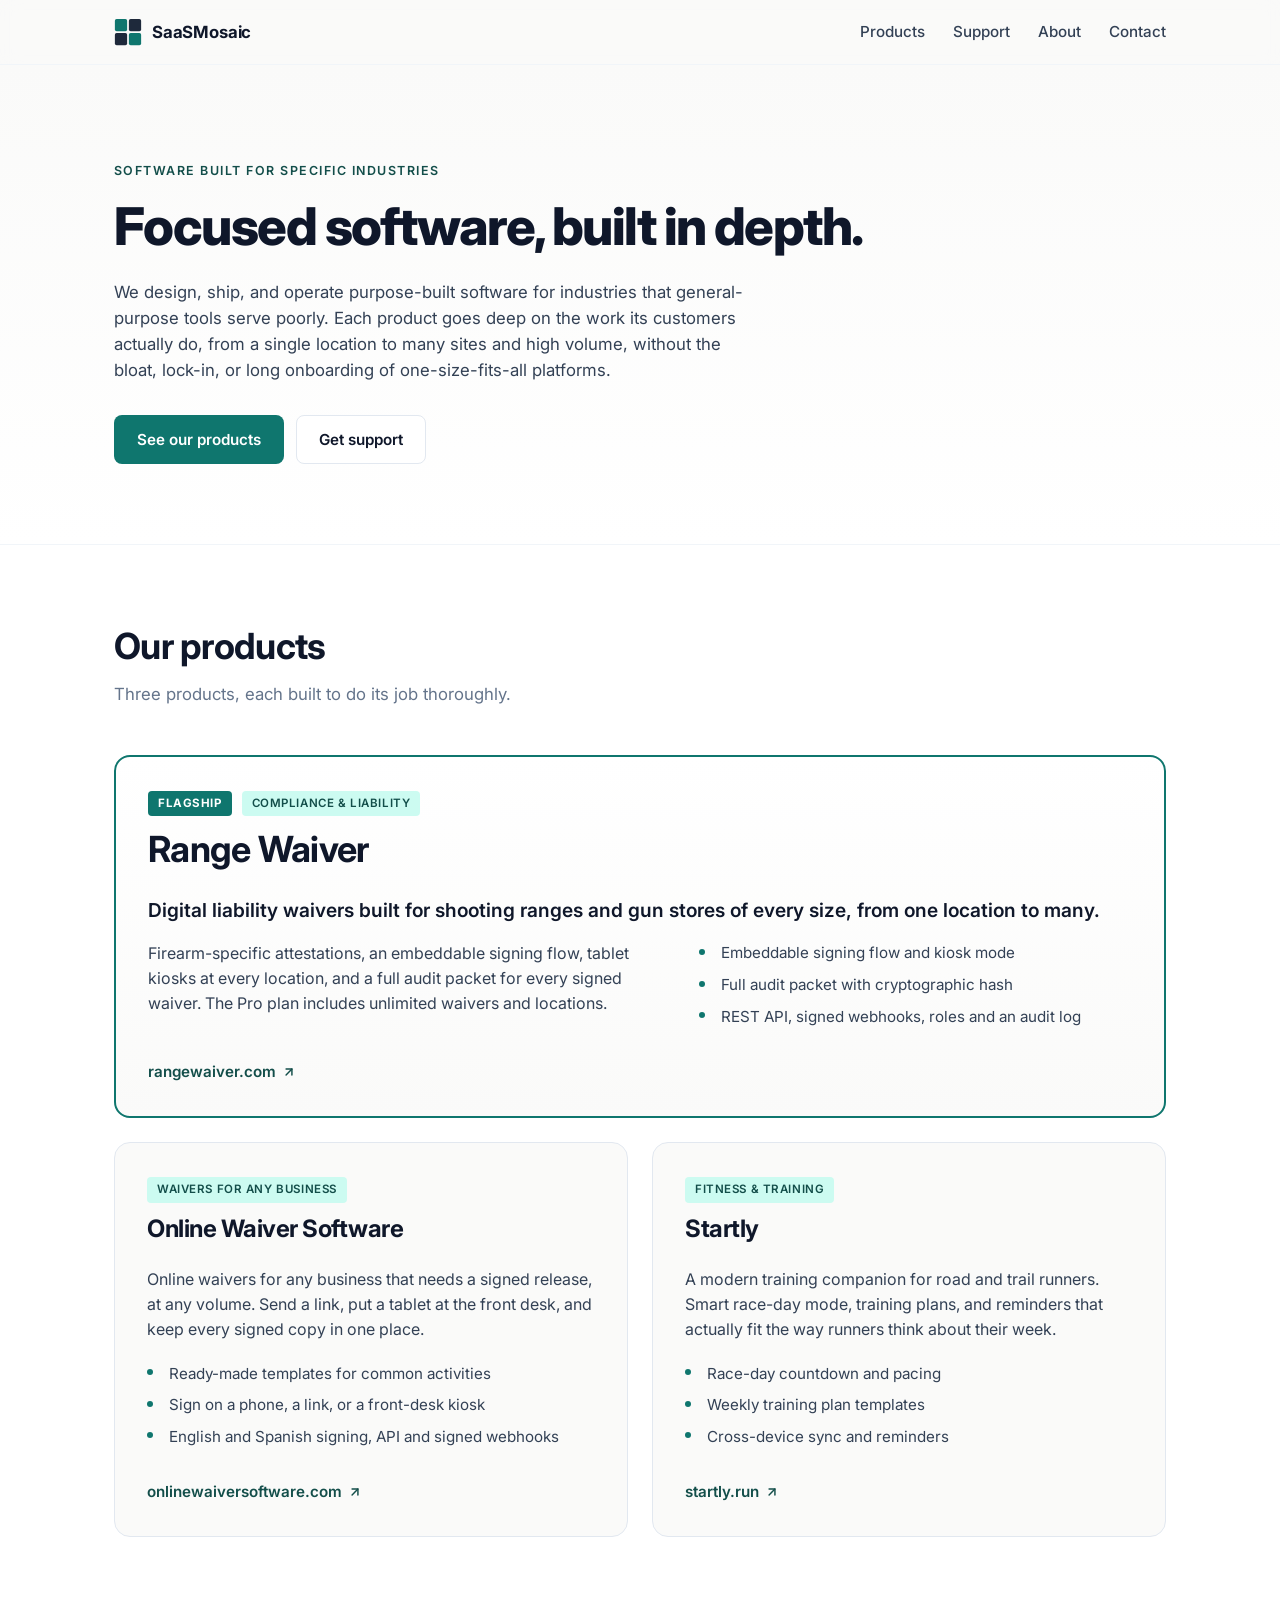
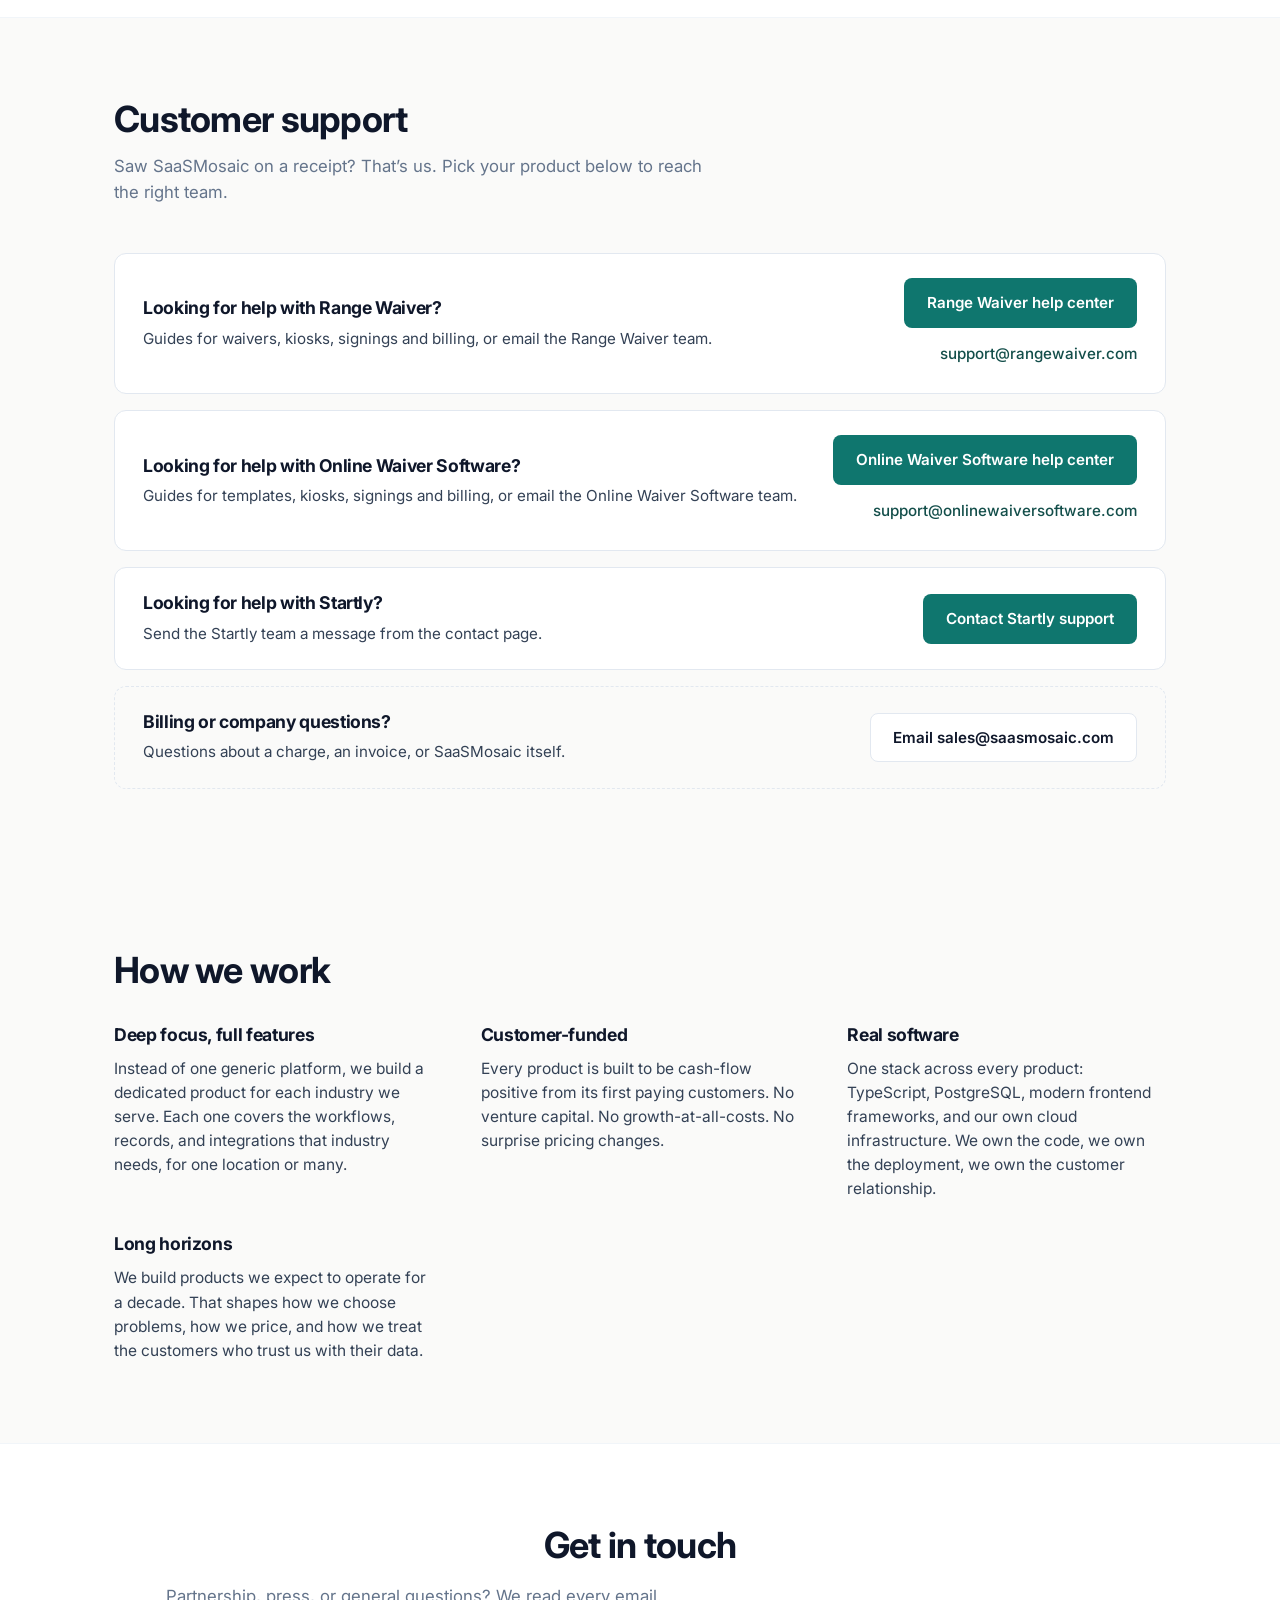
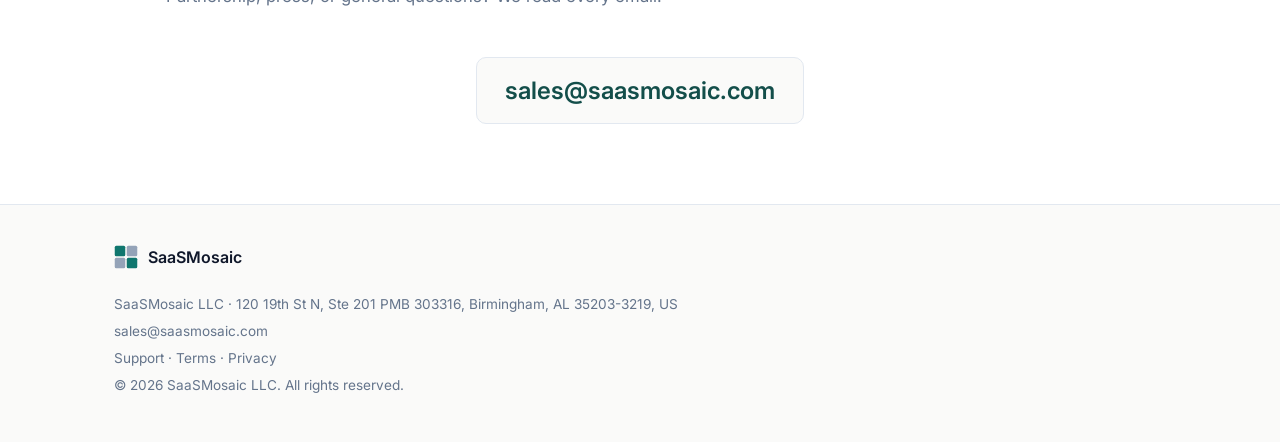
<file: index.html>
<!doctype html>
<html lang="en">
<head>
<meta charset="utf-8" />
<meta name="viewport" content="width=device-width,initial-scale=1" />
<title>SaaSMosaic | Range Waiver, Online Waiver Software and Startly</title>
<meta name="description" content="SaaSMosaic builds focused, feature-rich software for industries that general-purpose tools serve poorly. Makers of Range Waiver, Online Waiver Software and Startly, with customer support for each." />
<meta name="robots" content="index,follow" />
<link rel="canonical" href="https://saasmosaic.com/" />
<meta property="og:title" content="SaaSMosaic | Range Waiver, Online Waiver Software and Startly" />
<meta property="og:description" content="Focused, feature-rich software for industries general-purpose tools serve poorly. Makers of Range Waiver, Online Waiver Software and Startly." />
<meta property="og:type" content="website" />
<meta property="og:url" content="https://saasmosaic.com/" />
<link rel="preconnect" href="https://fonts.googleapis.com" />
<link rel="preconnect" href="https://fonts.gstatic.com" crossorigin />
<link href="https://fonts.googleapis.com/css2?family=Inter:wght@400;500;600;700;800&display=swap" rel="stylesheet" />
<link rel="icon" href="data:image/svg+xml,%3Csvg xmlns='http://www.w3.org/2000/svg' viewBox='0 0 32 32'%3E%3Crect width='14' height='14' x='1' y='1' rx='2' fill='%230f766e'/%3E%3Crect width='14' height='14' x='17' y='1' rx='2' fill='%231e293b'/%3E%3Crect width='14' height='14' x='1' y='17' rx='2' fill='%231e293b'/%3E%3Crect width='14' height='14' x='17' y='17' rx='2' fill='%230f766e'/%3E%3C/svg%3E" />
<link rel="stylesheet" href="styles.css" />
<script type="application/ld+json">
{
  "@context": "https://schema.org",
  "@type": "Organization",
  "name": "SaaSMosaic LLC",
  "url": "https://saasmosaic.com/",
  "email": "sales@saasmosaic.com",
  "description": "SaaSMosaic builds focused, feature-rich software for industries that general-purpose tools serve poorly, including Range Waiver for shooting ranges and gun stores of every size and Online Waiver Software for any business that needs signed waivers.",
  "address": {"@type": "PostalAddress", "streetAddress": "120 19th St N, Ste 201 PMB 303316", "addressLocality": "Birmingham", "addressRegion": "AL", "postalCode": "35203-3219", "addressCountry": "US"},
  "brand": [
    {"@type": "Brand", "name": "Range Waiver", "url": "https://rangewaiver.com"},
    {"@type": "Brand", "name": "Online Waiver Software", "url": "https://onlinewaiversoftware.com"},
    {"@type": "Brand", "name": "Startly", "url": "https://startly.run"}
  ]
}
</script>
</head>
<body>

<header class="site-header">
  <div class="container nav">
    <a class="logo" href="/" aria-label="SaaSMosaic home">
      <svg class="logo-mark" viewBox="0 0 32 32" width="28" height="28" aria-hidden="true">
        <rect width="14" height="14" x="1" y="1" rx="2" fill="#0f766e"/>
        <rect width="14" height="14" x="17" y="1" rx="2" fill="#1e293b"/>
        <rect width="14" height="14" x="1" y="17" rx="2" fill="#1e293b"/>
        <rect width="14" height="14" x="17" y="17" rx="2" fill="#0f766e"/>
      </svg>
      <span class="logo-text">SaaSMosaic</span>
    </a>
    <nav class="nav-links" aria-label="Primary">
      <a href="#products">Products</a>
      <a href="#support">Support</a>
      <a class="nav-optional" href="#about">About</a>
      <a href="#contact">Contact</a>
    </nav>
  </div>
</header>

<main>

  <section class="hero">
    <div class="container">
      <p class="eyebrow">Software built for specific industries</p>
      <h1>Focused software, built in depth.</h1>
      <p class="lede">
        We design, ship, and operate purpose-built software for industries that general-purpose tools serve poorly.
        Each product goes deep on the work its customers actually do, from a single location to many sites and high volume,
        without the bloat, lock-in, or long onboarding of one-size-fits-all platforms.
      </p>
      <div class="hero-cta">
        <a class="btn btn-primary" href="#products">See our products</a>
        <a class="btn btn-secondary" href="#support">Get support</a>
      </div>
    </div>
  </section>

  <section id="products" class="products">
    <div class="container">
      <h2>Our products</h2>
      <p class="section-lede">Three products, each built to do its job thoroughly.</p>

      <div class="product-grid">

        <article class="product-card product-card--flagship">
          <div class="product-header">
            <span class="product-flag">Flagship</span>
            <span class="product-tag">Compliance &amp; liability</span>
            <h3>Range Waiver</h3>
          </div>
          <p class="product-pitch">Digital liability waivers built for shooting ranges and gun stores of every size, from one location to many.</p>
          <div class="product-flagship-body">
            <p class="product-blurb">
              Firearm-specific attestations, an embeddable signing flow, tablet kiosks at every location,
              and a full audit packet for every signed waiver. The Pro plan includes unlimited waivers and locations.
            </p>
            <ul class="product-features">
              <li>Embeddable signing flow and kiosk mode</li>
              <li>Full audit packet with cryptographic hash</li>
              <li>REST API, signed webhooks, roles and an audit log</li>
            </ul>
          </div>
          <a class="product-link" href="https://rangewaiver.com" rel="noopener">
            rangewaiver.com
            <svg width="14" height="14" viewBox="0 0 24 24" fill="none" stroke="currentColor" stroke-width="2.5" stroke-linecap="round" stroke-linejoin="round" aria-hidden="true"><path d="M7 17 17 7"/><path d="M7 7h10v10"/></svg>
          </a>
        </article>

        <article class="product-card">
          <div class="product-header">
            <span class="product-tag">Waivers for any business</span>
            <h3>Online Waiver Software</h3>
          </div>
          <p class="product-blurb">
            Online waivers for any business that needs a signed release, at any volume.
            Send a link, put a tablet at the front desk, and keep every signed copy in one place.
          </p>
          <ul class="product-features">
            <li>Ready-made templates for common activities</li>
            <li>Sign on a phone, a link, or a front-desk kiosk</li>
            <li>English and Spanish signing, API and signed webhooks</li>
          </ul>
          <a class="product-link" href="https://onlinewaiversoftware.com" rel="noopener">
            onlinewaiversoftware.com
            <svg width="14" height="14" viewBox="0 0 24 24" fill="none" stroke="currentColor" stroke-width="2.5" stroke-linecap="round" stroke-linejoin="round" aria-hidden="true"><path d="M7 17 17 7"/><path d="M7 7h10v10"/></svg>
          </a>
        </article>

        <article class="product-card">
          <div class="product-header">
            <span class="product-tag">Fitness &amp; training</span>
            <h3>Startly</h3>
          </div>
          <p class="product-blurb">
            A modern training companion for road and trail runners. Smart race-day mode, training plans,
            and reminders that actually fit the way runners think about their week.
          </p>
          <ul class="product-features">
            <li>Race-day countdown and pacing</li>
            <li>Weekly training plan templates</li>
            <li>Cross-device sync and reminders</li>
          </ul>
          <a class="product-link" href="https://startly.run" rel="noopener">
            startly.run
            <svg width="14" height="14" viewBox="0 0 24 24" fill="none" stroke="currentColor" stroke-width="2.5" stroke-linecap="round" stroke-linejoin="round" aria-hidden="true"><path d="M7 17 17 7"/><path d="M7 7h10v10"/></svg>
          </a>
        </article>

      </div>
    </div>
  </section>

  <section id="support" class="support">
    <div class="container">
      <h2>Customer support</h2>
      <p class="section-lede">
        Saw SaaSMosaic on a receipt? That&rsquo;s us. Pick your product below to reach the right team.
      </p>
      <ul class="support-list">
        <li class="support-row">
          <div class="support-text">
            <h3>Looking for help with Range Waiver?</h3>
            <p>Guides for waivers, kiosks, signings and billing, or email the Range Waiver team.</p>
          </div>
          <div class="support-actions">
            <a class="btn btn-primary" href="https://app.rangewaiver.com/help" rel="noopener">Range Waiver help center</a>
            <a class="support-email" href="mailto:support@rangewaiver.com">support@rangewaiver.com</a>
          </div>
        </li>
        <li class="support-row">
          <div class="support-text">
            <h3>Looking for help with Online Waiver Software?</h3>
            <p>Guides for templates, kiosks, signings and billing, or email the Online Waiver Software team.</p>
          </div>
          <div class="support-actions">
            <a class="btn btn-primary" href="https://app.onlinewaiversoftware.com/help" rel="noopener">Online Waiver Software help center</a>
            <a class="support-email" href="mailto:support@onlinewaiversoftware.com">support@onlinewaiversoftware.com</a>
          </div>
        </li>
        <li class="support-row">
          <div class="support-text">
            <h3>Looking for help with Startly?</h3>
            <p>Send the Startly team a message from the contact page.</p>
          </div>
          <div class="support-actions">
            <a class="btn btn-primary" href="https://startly.run/contact.html" rel="noopener">Contact Startly support</a>
          </div>
        </li>
        <li class="support-row support-row--general">
          <div class="support-text">
            <h3>Billing or company questions?</h3>
            <p>Questions about a charge, an invoice, or SaaSMosaic itself.</p>
          </div>
          <div class="support-actions">
            <a class="btn btn-secondary" href="mailto:sales@saasmosaic.com">Email sales@saasmosaic.com</a>
          </div>
        </li>
      </ul>
    </div>
  </section>

  <section id="about" class="about">
    <div class="container">
      <h2>How we work</h2>
      <div class="about-grid">
        <div>
          <h3>Deep focus, full features</h3>
          <p>
            Instead of one generic platform, we build a dedicated product for each industry we serve.
            Each one covers the workflows, records, and integrations that industry needs, for one location or many.
          </p>
        </div>
        <div>
          <h3>Customer-funded</h3>
          <p>
            Every product is built to be cash-flow positive from its first paying customers.
            No venture capital. No growth-at-all-costs. No surprise pricing changes.
          </p>
        </div>
        <div>
          <h3>Real software</h3>
          <p>
            One stack across every product: TypeScript, PostgreSQL, modern frontend frameworks, and our own cloud infrastructure.
            We own the code, we own the deployment, we own the customer relationship.
          </p>
        </div>
        <div>
          <h3>Long horizons</h3>
          <p>
            We build products we expect to operate for a decade.
            That shapes how we choose problems, how we price, and how we treat the customers who trust us with their data.
          </p>
        </div>
      </div>
    </div>
  </section>

  <section id="contact" class="contact">
    <div class="container">
      <h2>Get in touch</h2>
      <p class="section-lede">
        Partnership, press, or general questions? We read every email.
      </p>
      <a class="contact-email" href="mailto:sales@saasmosaic.com">sales@saasmosaic.com</a>
    </div>
  </section>

</main>

<footer class="site-footer">
  <div class="container footer-inner">
    <div class="footer-brand">
      <svg class="logo-mark" viewBox="0 0 32 32" width="24" height="24" aria-hidden="true">
        <rect width="14" height="14" x="1" y="1" rx="2" fill="#0f766e"/>
        <rect width="14" height="14" x="17" y="1" rx="2" fill="#94a3b8"/>
        <rect width="14" height="14" x="1" y="17" rx="2" fill="#94a3b8"/>
        <rect width="14" height="14" x="17" y="17" rx="2" fill="#0f766e"/>
      </svg>
      <span>SaaSMosaic</span>
    </div>
    <div class="footer-meta">
      <p>SaaSMosaic LLC &middot; 120 19th St N, Ste 201 PMB 303316, Birmingham, AL 35203-3219, US</p>
      <p><a href="mailto:sales@saasmosaic.com">sales@saasmosaic.com</a></p>
      <p><a href="/support.html">Support</a> &middot; <a href="/terms.html">Terms</a> &middot; <a href="/privacy.html">Privacy</a></p>
      <p>&copy; 2026 SaaSMosaic LLC. All rights reserved.</p>
    </div>
  </div>
</footer>

</body>
</html>
</file>
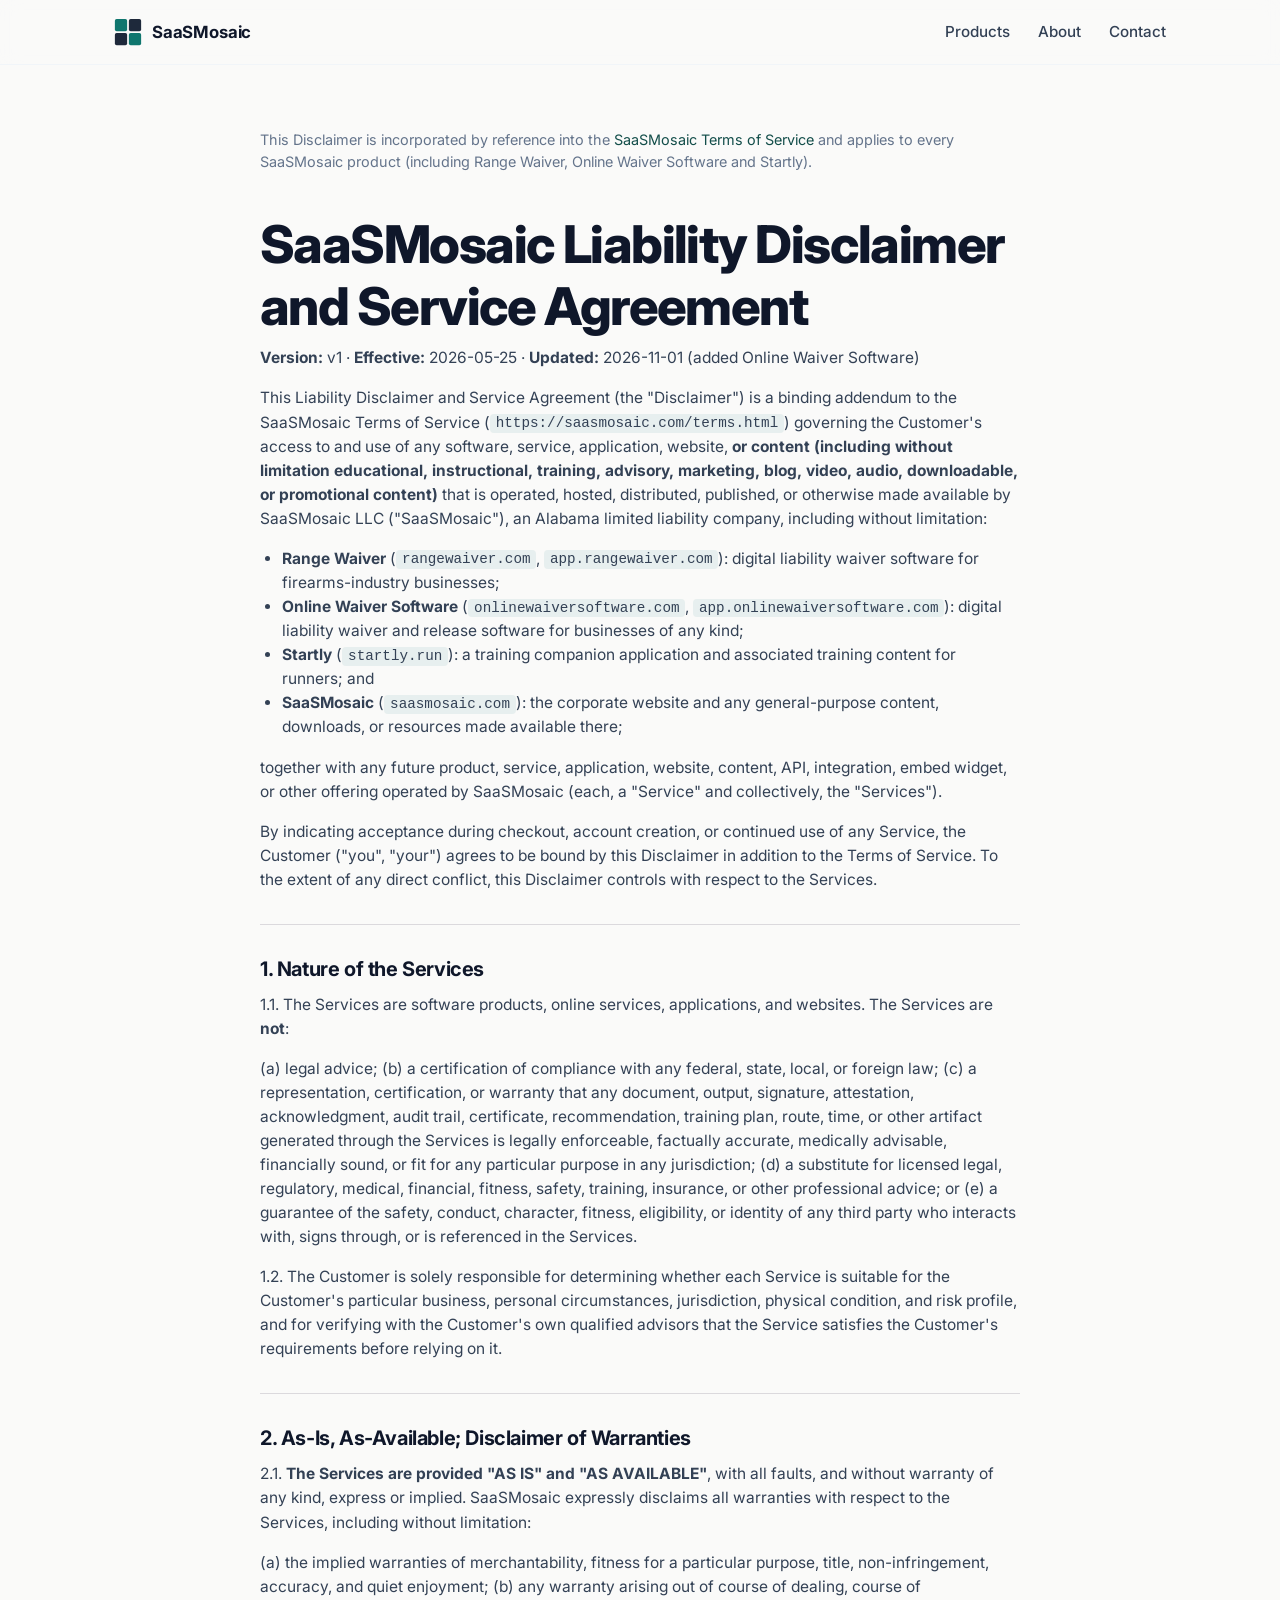
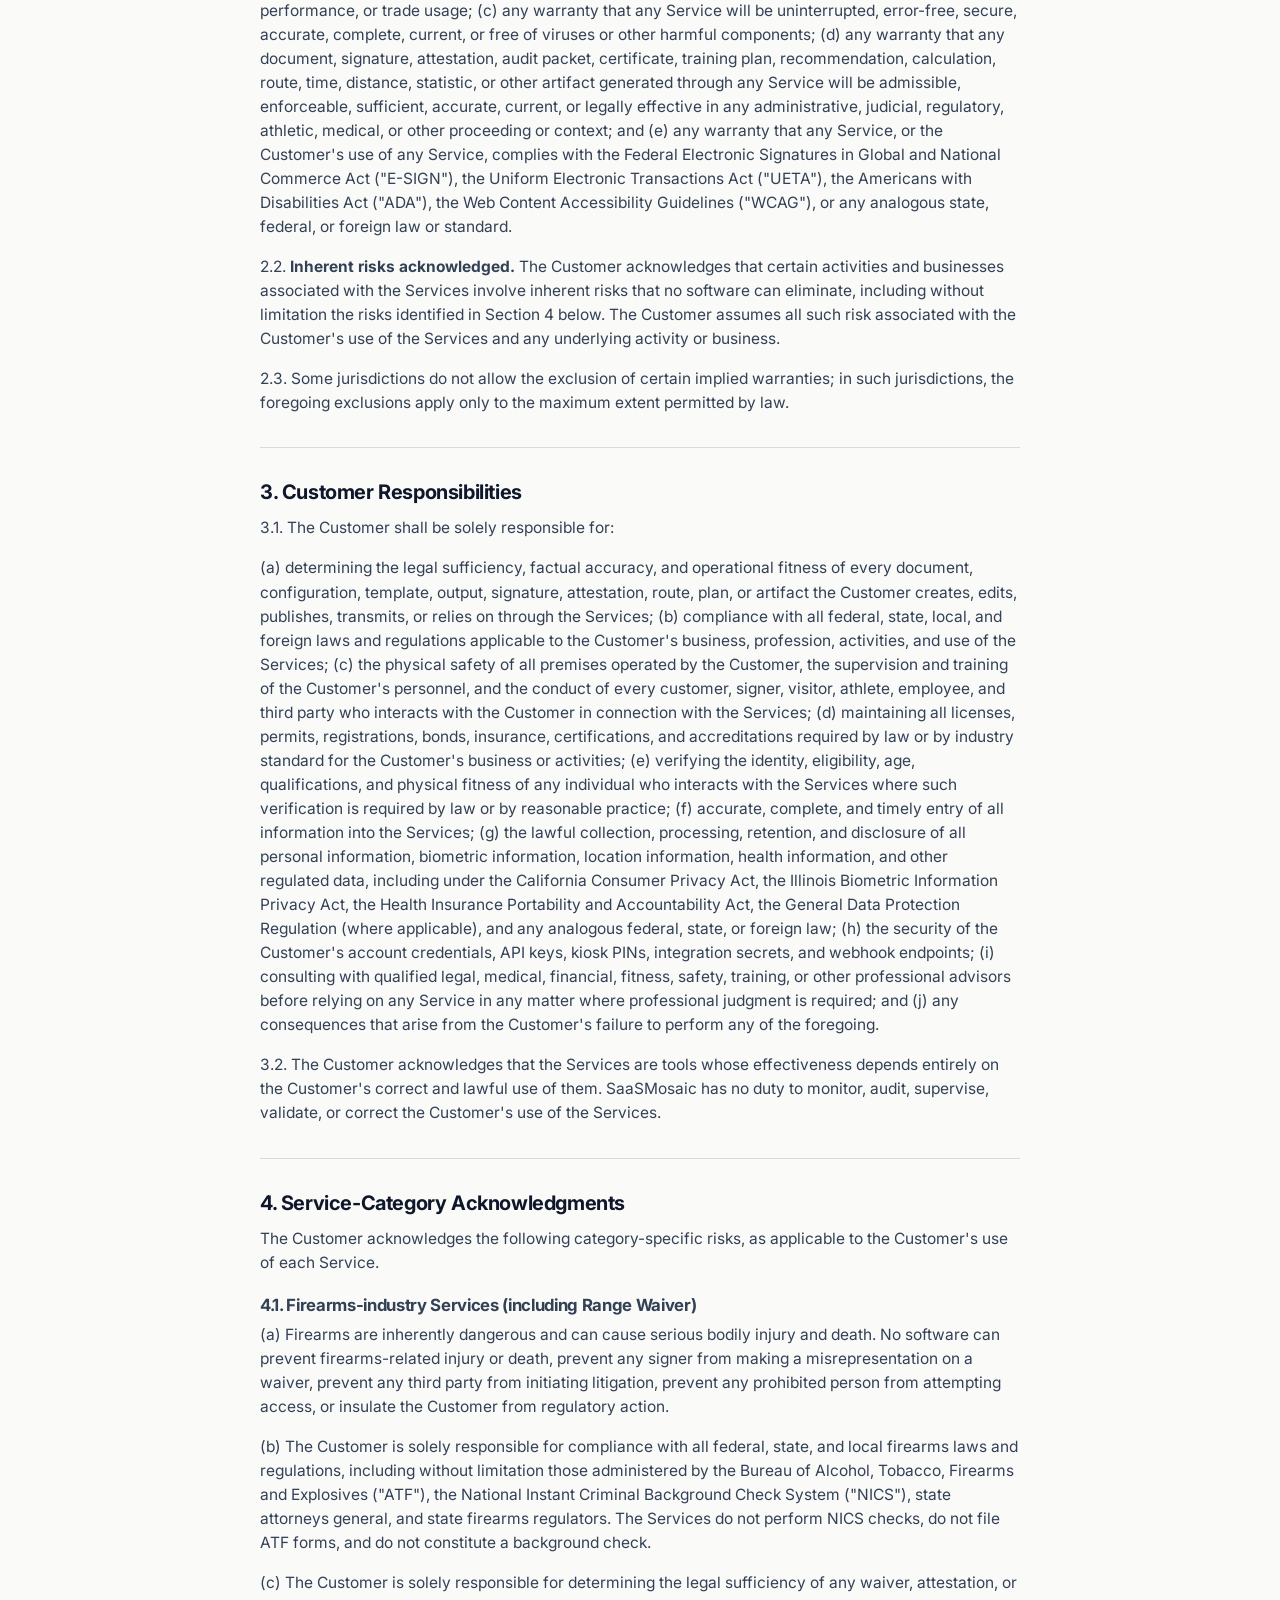
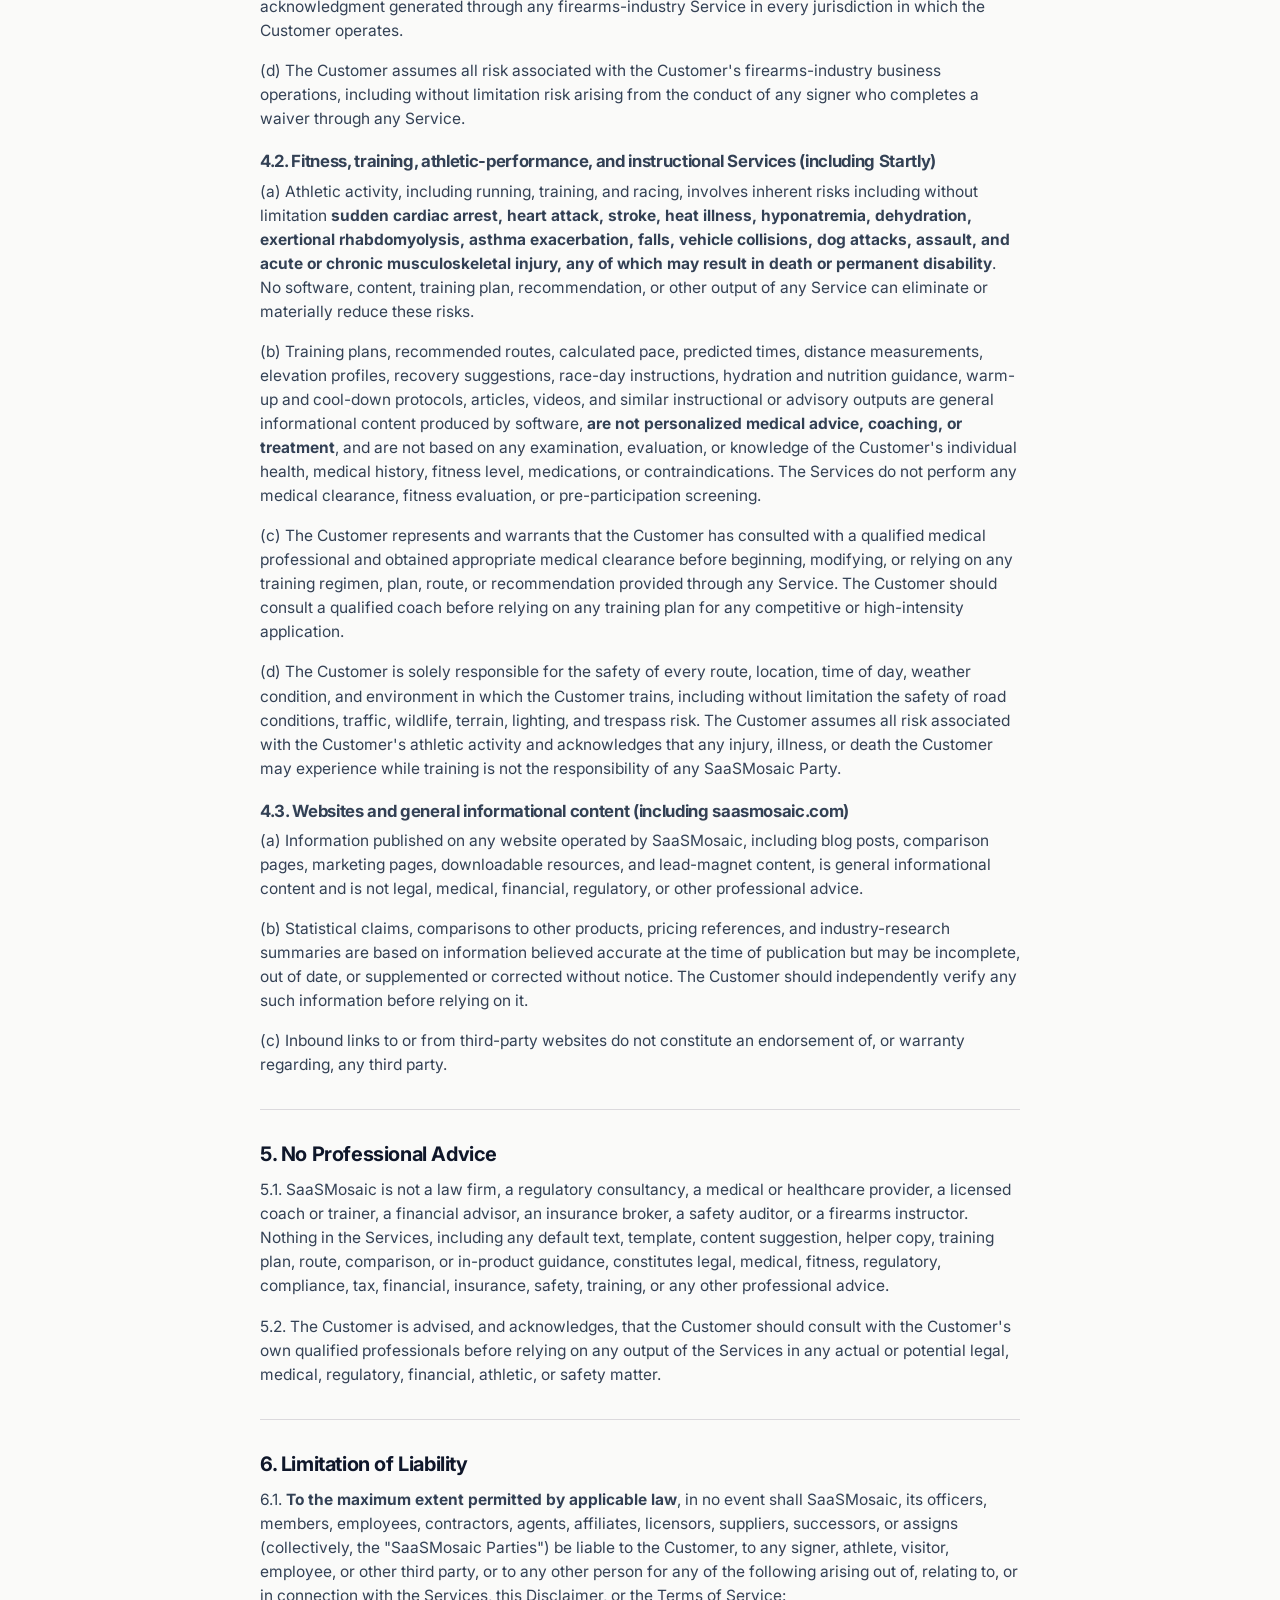
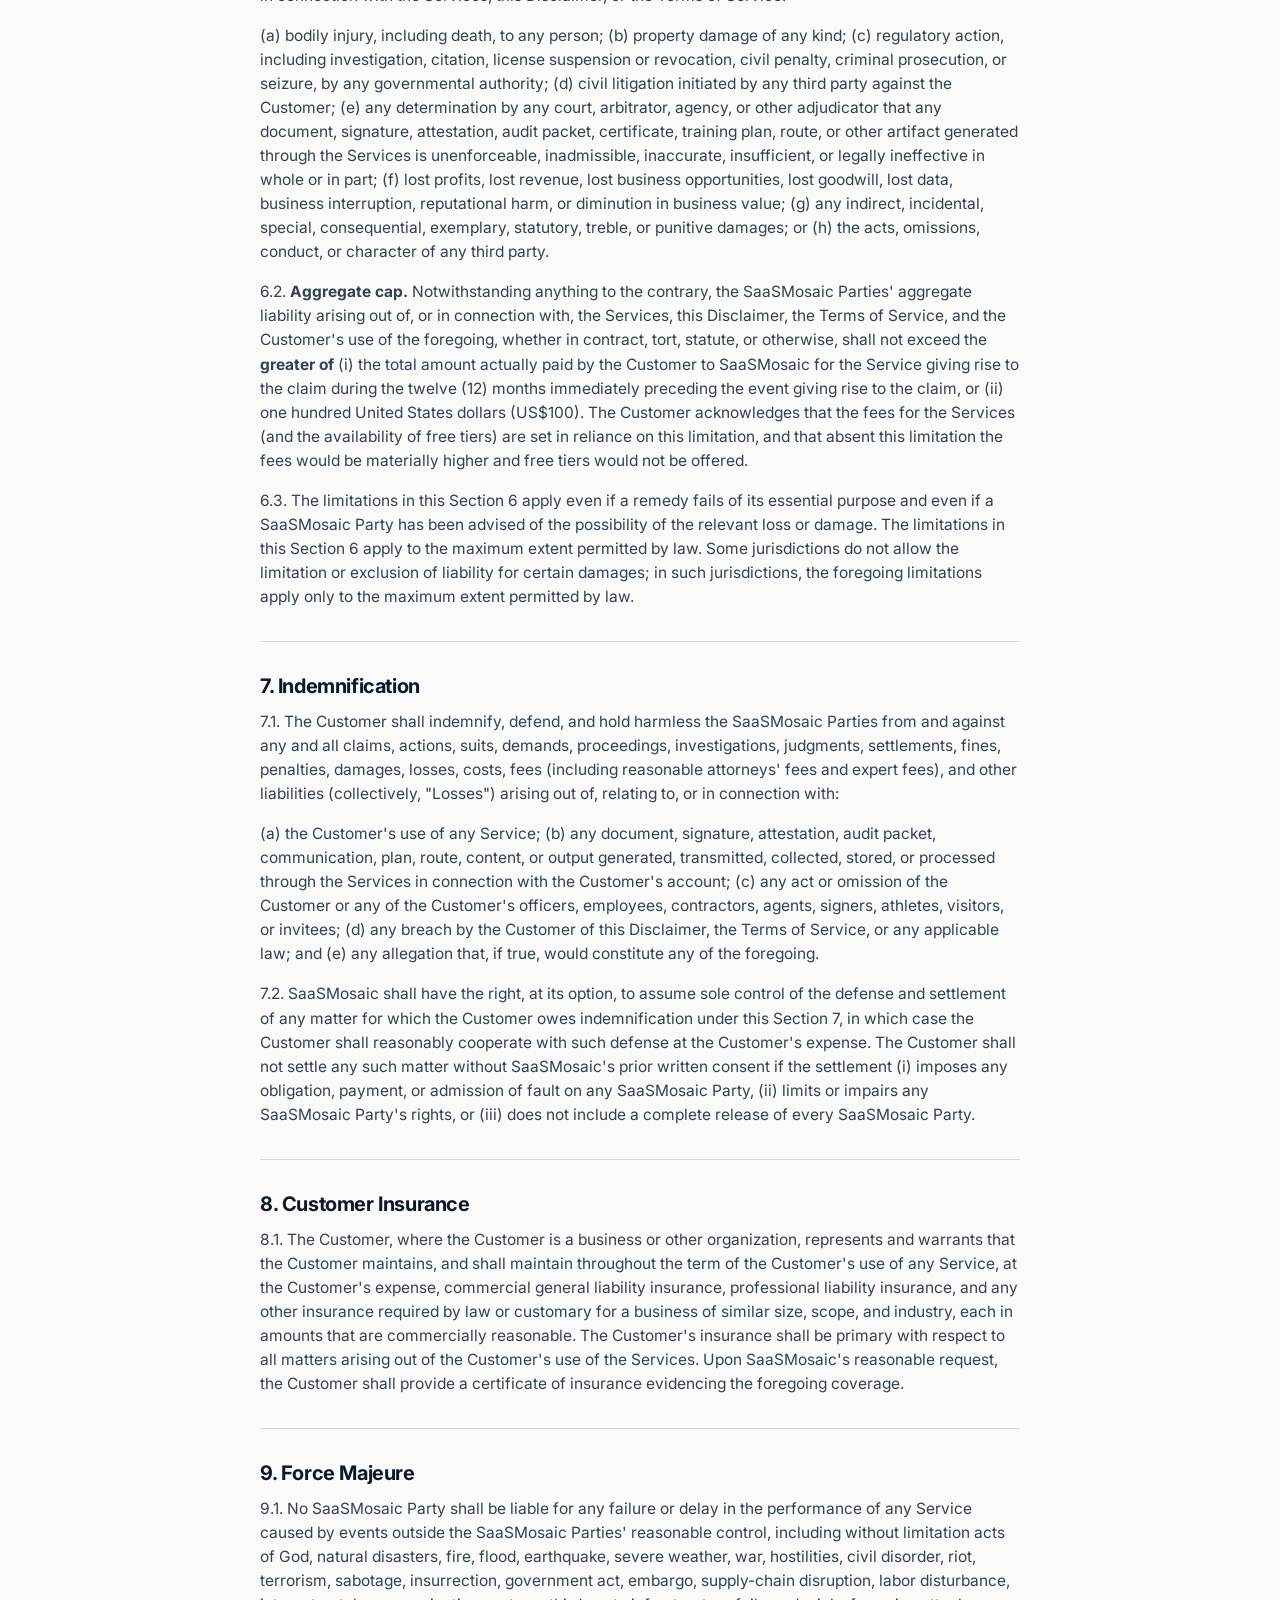
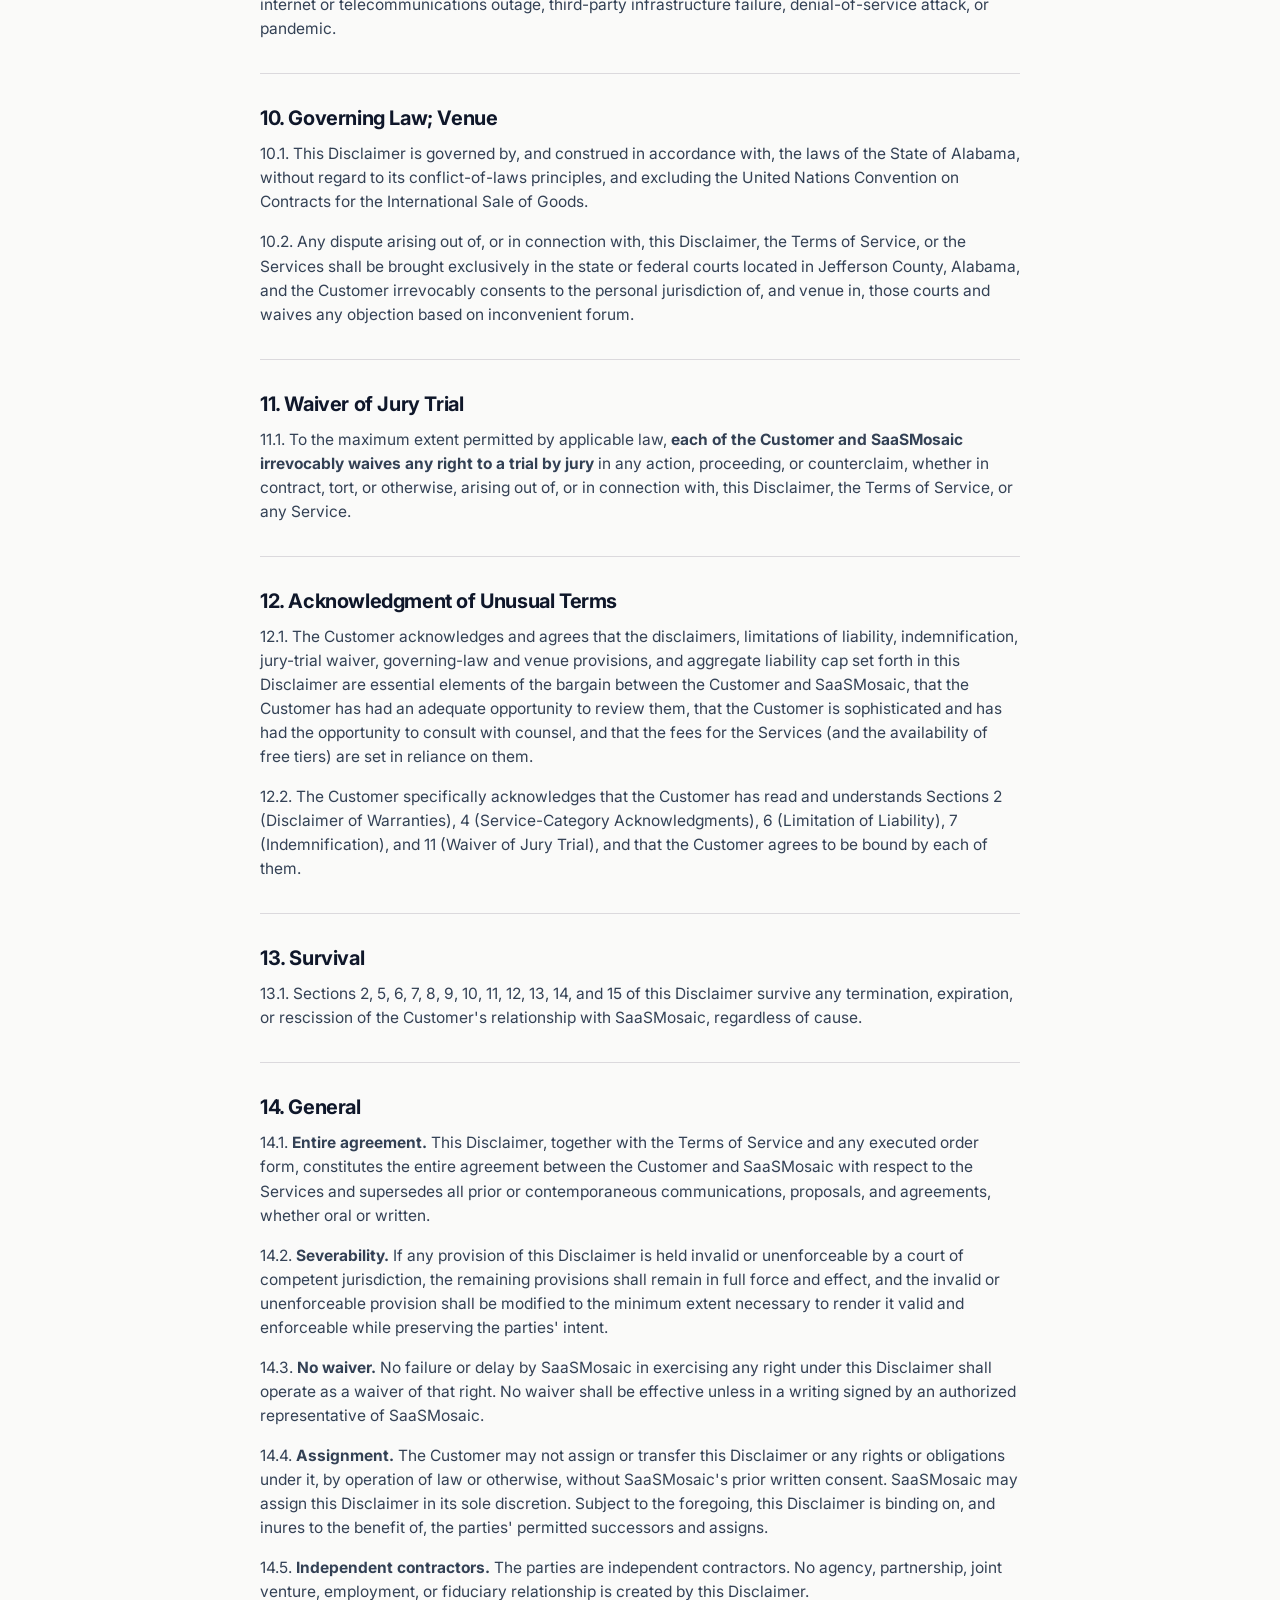
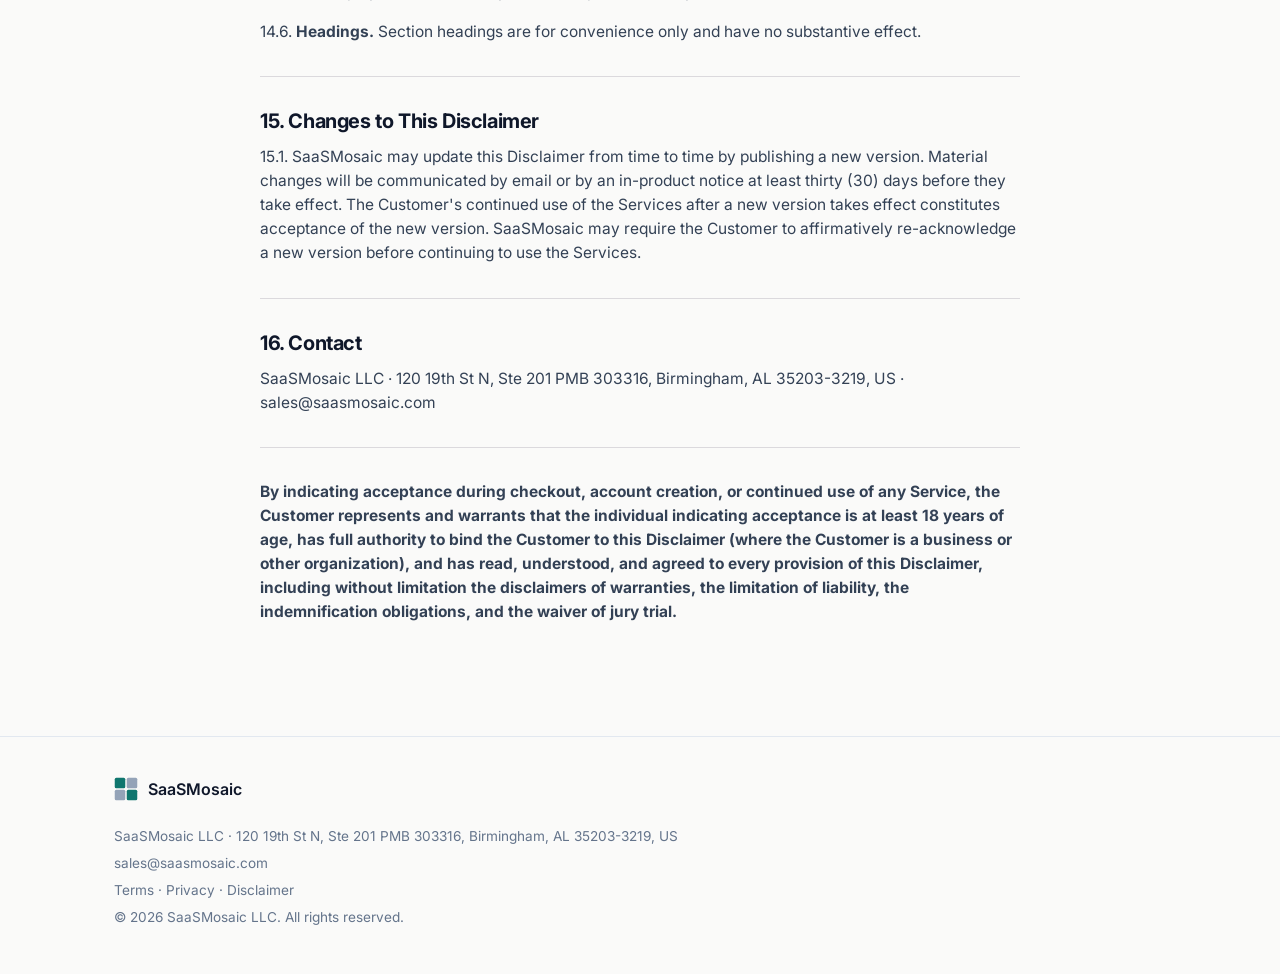
<file: disclaimer.html>
<!doctype html>
<html lang="en">
<head>
<meta charset="utf-8" />
<meta name="viewport" content="width=device-width,initial-scale=1" />
<title>Liability Disclaimer and Service Agreement | SaaSMosaic</title>
<meta name="description" content="The SaaSMosaic Liability Disclaimer and Service Agreement covering Range Waiver, Online Waiver Software, Startly, and all SaaSMosaic-operated products, services, websites, and content." />
<link rel="canonical" href="https://saasmosaic.com/disclaimer.html" />
<link rel="preconnect" href="https://fonts.googleapis.com" />
<link rel="preconnect" href="https://fonts.gstatic.com" crossorigin />
<link href="https://fonts.googleapis.com/css2?family=Inter:wght@400;500;600;700;800&display=swap" rel="stylesheet" />
<link rel="icon" href="data:image/svg+xml,%3Csvg xmlns='http://www.w3.org/2000/svg' viewBox='0 0 32 32'%3E%3Crect width='14' height='14' x='1' y='1' rx='2' fill='%230f766e'/%3E%3Crect width='14' height='14' x='17' y='1' rx='2' fill='%231e293b'/%3E%3Crect width='14' height='14' x='1' y='17' rx='2' fill='%231e293b'/%3E%3Crect width='14' height='14' x='17' y='17' rx='2' fill='%230f766e'/%3E%3C/svg%3E" />
<link rel="stylesheet" href="styles.css" />
<style>
.legal { padding: 64px 0 96px; max-width: 760px; }
.legal h1 { margin: 0 0 0.5rem; }
.legal .updated { color: var(--muted); font-size: 0.9rem; margin: 0 0 2.5rem; }
.legal h2 { font-size: 1.25rem; margin: 2rem 0 0.75rem; }
.legal h3 { font-size: 1.05rem; margin: 1.25rem 0 0.5rem; color: var(--ink-soft); }
.legal p, .legal li { font-size: 0.97rem; color: var(--ink-soft); }
.legal code { background: rgba(15,118,110,0.08); padding: 0.1em 0.4em; border-radius: 4px; font-size: 0.92em; }
.legal hr { border: 0; border-top: 1px solid rgba(94,88,112,0.2); margin: 2rem 0; }
.legal ul { padding-left: 1.4rem; }
.legal a { color: var(--accent-ink); }
</style>
</head>
<body>
<header class="site-header">
  <div class="container nav">
    <a class="logo" href="/" aria-label="SaaSMosaic home">
      <svg class="logo-mark" viewBox="0 0 32 32" width="28" height="28" aria-hidden="true">
        <rect width="14" height="14" x="1" y="1" rx="2" fill="#0f766e"/>
        <rect width="14" height="14" x="17" y="1" rx="2" fill="#1e293b"/>
        <rect width="14" height="14" x="1" y="17" rx="2" fill="#1e293b"/>
        <rect width="14" height="14" x="17" y="17" rx="2" fill="#0f766e"/>
      </svg>
      <span class="logo-text">SaaSMosaic</span>
    </a>
    <nav class="nav-links" aria-label="Primary">
      <a href="/#products">Products</a>
      <a href="/#about">About</a>
      <a href="/#contact">Contact</a>
    </nav>
  </div>
</header>
<main>
<section class="legal container">
<p class="updated">This Disclaimer is incorporated by reference into the <a href="/terms.html">SaaSMosaic Terms of Service</a> and applies to every SaaSMosaic product (including Range Waiver, Online Waiver Software and Startly).</p>
<h1>SaaSMosaic Liability Disclaimer and Service Agreement</h1>
<p><strong>Version:</strong> v1 · <strong>Effective:</strong> 2026-05-25 · <strong>Updated:</strong> 2026-11-01 (added Online Waiver Software)</p>
<p>This Liability Disclaimer and Service Agreement (the "Disclaimer") is a binding addendum to the SaaSMosaic Terms of Service (<code>https://saasmosaic.com/terms.html</code>) governing the Customer's access to and use of any software, service, application, website, <strong>or content (including without limitation educational, instructional, training, advisory, marketing, blog, video, audio, downloadable, or promotional content)</strong> that is operated, hosted, distributed, published, or otherwise made available by SaaSMosaic LLC ("SaaSMosaic"), an Alabama limited liability company, including without limitation:</p>
<ul>
  <li><strong>Range Waiver</strong> (<code>rangewaiver.com</code>, <code>app.rangewaiver.com</code>): digital liability waiver software for firearms-industry businesses;</li>
  <li><strong>Online Waiver Software</strong> (<code>onlinewaiversoftware.com</code>, <code>app.onlinewaiversoftware.com</code>): digital liability waiver and release software for businesses of any kind;</li>
  <li><strong>Startly</strong> (<code>startly.run</code>): a training companion application and associated training content for runners; and</li>
  <li><strong>SaaSMosaic</strong> (<code>saasmosaic.com</code>): the corporate website and any general-purpose content, downloads, or resources made available there;</li>
</ul>
<p>together with any future product, service, application, website, content, API, integration, embed widget, or other offering operated by SaaSMosaic (each, a "Service" and collectively, the "Services").</p>
<p>By indicating acceptance during checkout, account creation, or continued use of any Service, the Customer ("you", "your") agrees to be bound by this Disclaimer in addition to the Terms of Service. To the extent of any direct conflict, this Disclaimer controls with respect to the Services.</p>
<hr />
<h2>1. Nature of the Services</h2>
<p>1.1. The Services are software products, online services, applications, and websites. The Services are <strong>not</strong>:</p>
<p>(a) legal advice; (b) a certification of compliance with any federal, state, local, or foreign law; (c) a representation, certification, or warranty that any document, output, signature, attestation, acknowledgment, audit trail, certificate, recommendation, training plan, route, time, or other artifact generated through the Services is legally enforceable, factually accurate, medically advisable, financially sound, or fit for any particular purpose in any jurisdiction; (d) a substitute for licensed legal, regulatory, medical, financial, fitness, safety, training, insurance, or other professional advice; or (e) a guarantee of the safety, conduct, character, fitness, eligibility, or identity of any third party who interacts with, signs through, or is referenced in the Services.</p>
<p>1.2. The Customer is solely responsible for determining whether each Service is suitable for the Customer's particular business, personal circumstances, jurisdiction, physical condition, and risk profile, and for verifying with the Customer's own qualified advisors that the Service satisfies the Customer's requirements before relying on it.</p>
<hr />
<h2>2. As-Is, As-Available; Disclaimer of Warranties</h2>
<p>2.1. <strong>The Services are provided "AS IS" and "AS AVAILABLE"</strong>, with all faults, and without warranty of any kind, express or implied. SaaSMosaic expressly disclaims all warranties with respect to the Services, including without limitation:</p>
<p>(a) the implied warranties of merchantability, fitness for a particular purpose, title, non-infringement, accuracy, and quiet enjoyment; (b) any warranty arising out of course of dealing, course of performance, or trade usage; (c) any warranty that any Service will be uninterrupted, error-free, secure, accurate, complete, current, or free of viruses or other harmful components; (d) any warranty that any document, signature, attestation, audit packet, certificate, training plan, recommendation, calculation, route, time, distance, statistic, or other artifact generated through any Service will be admissible, enforceable, sufficient, accurate, current, or legally effective in any administrative, judicial, regulatory, athletic, medical, or other proceeding or context; and (e) any warranty that any Service, or the Customer's use of any Service, complies with the Federal Electronic Signatures in Global and National Commerce Act ("E-SIGN"), the Uniform Electronic Transactions Act ("UETA"), the Americans with Disabilities Act ("ADA"), the Web Content Accessibility Guidelines ("WCAG"), or any analogous state, federal, or foreign law or standard.</p>
<p>2.2. <strong>Inherent risks acknowledged.</strong> The Customer acknowledges that certain activities and businesses associated with the Services involve inherent risks that no software can eliminate, including without limitation the risks identified in Section 4 below. The Customer assumes all such risk associated with the Customer's use of the Services and any underlying activity or business.</p>
<p>2.3. Some jurisdictions do not allow the exclusion of certain implied warranties; in such jurisdictions, the foregoing exclusions apply only to the maximum extent permitted by law.</p>
<hr />
<h2>3. Customer Responsibilities</h2>
<p>3.1. The Customer shall be solely responsible for:</p>
<p>(a) determining the legal sufficiency, factual accuracy, and operational fitness of every document, configuration, template, output, signature, attestation, route, plan, or artifact the Customer creates, edits, publishes, transmits, or relies on through the Services; (b) compliance with all federal, state, local, and foreign laws and regulations applicable to the Customer's business, profession, activities, and use of the Services; (c) the physical safety of all premises operated by the Customer, the supervision and training of the Customer's personnel, and the conduct of every customer, signer, visitor, athlete, employee, and third party who interacts with the Customer in connection with the Services; (d) maintaining all licenses, permits, registrations, bonds, insurance, certifications, and accreditations required by law or by industry standard for the Customer's business or activities; (e) verifying the identity, eligibility, age, qualifications, and physical fitness of any individual who interacts with the Services where such verification is required by law or by reasonable practice; (f) accurate, complete, and timely entry of all information into the Services; (g) the lawful collection, processing, retention, and disclosure of all personal information, biometric information, location information, health information, and other regulated data, including under the California Consumer Privacy Act, the Illinois Biometric Information Privacy Act, the Health Insurance Portability and Accountability Act, the General Data Protection Regulation (where applicable), and any analogous federal, state, or foreign law; (h) the security of the Customer's account credentials, API keys, kiosk PINs, integration secrets, and webhook endpoints; (i) consulting with qualified legal, medical, financial, fitness, safety, training, or other professional advisors before relying on any Service in any matter where professional judgment is required; and (j) any consequences that arise from the Customer's failure to perform any of the foregoing.</p>
<p>3.2. The Customer acknowledges that the Services are tools whose effectiveness depends entirely on the Customer's correct and lawful use of them. SaaSMosaic has no duty to monitor, audit, supervise, validate, or correct the Customer's use of the Services.</p>
<hr />
<h2>4. Service-Category Acknowledgments</h2>
<p>The Customer acknowledges the following category-specific risks, as applicable to the Customer's use of each Service.</p>
<h3>4.1. Firearms-industry Services (including Range Waiver)</h3>
<p>(a) Firearms are inherently dangerous and can cause serious bodily injury and death. No software can prevent firearms-related injury or death, prevent any signer from making a misrepresentation on a waiver, prevent any third party from initiating litigation, prevent any prohibited person from attempting access, or insulate the Customer from regulatory action.</p>
<p>(b) The Customer is solely responsible for compliance with all federal, state, and local firearms laws and regulations, including without limitation those administered by the Bureau of Alcohol, Tobacco, Firearms and Explosives ("ATF"), the National Instant Criminal Background Check System ("NICS"), state attorneys general, and state firearms regulators. The Services do not perform NICS checks, do not file ATF forms, and do not constitute a background check.</p>
<p>(c) The Customer is solely responsible for determining the legal sufficiency of any waiver, attestation, or acknowledgment generated through any firearms-industry Service in every jurisdiction in which the Customer operates.</p>
<p>(d) The Customer assumes all risk associated with the Customer's firearms-industry business operations, including without limitation risk arising from the conduct of any signer who completes a waiver through any Service.</p>
<h3>4.2. Fitness, training, athletic-performance, and instructional Services (including Startly)</h3>
<p>(a) Athletic activity, including running, training, and racing, involves inherent risks including without limitation <strong>sudden cardiac arrest, heart attack, stroke, heat illness, hyponatremia, dehydration, exertional rhabdomyolysis, asthma exacerbation, falls, vehicle collisions, dog attacks, assault, and acute or chronic musculoskeletal injury, any of which may result in death or permanent disability</strong>. No software, content, training plan, recommendation, or other output of any Service can eliminate or materially reduce these risks.</p>
<p>(b) Training plans, recommended routes, calculated pace, predicted times, distance measurements, elevation profiles, recovery suggestions, race-day instructions, hydration and nutrition guidance, warm-up and cool-down protocols, articles, videos, and similar instructional or advisory outputs are general informational content produced by software, <strong>are not personalized medical advice, coaching, or treatment</strong>, and are not based on any examination, evaluation, or knowledge of the Customer's individual health, medical history, fitness level, medications, or contraindications. The Services do not perform any medical clearance, fitness evaluation, or pre-participation screening.</p>
<p>(c) The Customer represents and warrants that the Customer has consulted with a qualified medical professional and obtained appropriate medical clearance before beginning, modifying, or relying on any training regimen, plan, route, or recommendation provided through any Service. The Customer should consult a qualified coach before relying on any training plan for any competitive or high-intensity application.</p>
<p>(d) The Customer is solely responsible for the safety of every route, location, time of day, weather condition, and environment in which the Customer trains, including without limitation the safety of road conditions, traffic, wildlife, terrain, lighting, and trespass risk. The Customer assumes all risk associated with the Customer's athletic activity and acknowledges that any injury, illness, or death the Customer may experience while training is not the responsibility of any SaaSMosaic Party.</p>
<h3>4.3. Websites and general informational content (including saasmosaic.com)</h3>
<p>(a) Information published on any website operated by SaaSMosaic, including blog posts, comparison pages, marketing pages, downloadable resources, and lead-magnet content, is general informational content and is not legal, medical, financial, regulatory, or other professional advice.</p>
<p>(b) Statistical claims, comparisons to other products, pricing references, and industry-research summaries are based on information believed accurate at the time of publication but may be incomplete, out of date, or supplemented or corrected without notice. The Customer should independently verify any such information before relying on it.</p>
<p>(c) Inbound links to or from third-party websites do not constitute an endorsement of, or warranty regarding, any third party.</p>
<hr />
<h2>5. No Professional Advice</h2>
<p>5.1. SaaSMosaic is not a law firm, a regulatory consultancy, a medical or healthcare provider, a licensed coach or trainer, a financial advisor, an insurance broker, a safety auditor, or a firearms instructor. Nothing in the Services, including any default text, template, content suggestion, helper copy, training plan, route, comparison, or in-product guidance, constitutes legal, medical, fitness, regulatory, compliance, tax, financial, insurance, safety, training, or any other professional advice.</p>
<p>5.2. The Customer is advised, and acknowledges, that the Customer should consult with the Customer's own qualified professionals before relying on any output of the Services in any actual or potential legal, medical, regulatory, financial, athletic, or safety matter.</p>
<hr />
<h2>6. Limitation of Liability</h2>
<p>6.1. <strong>To the maximum extent permitted by applicable law</strong>, in no event shall SaaSMosaic, its officers, members, employees, contractors, agents, affiliates, licensors, suppliers, successors, or assigns (collectively, the "SaaSMosaic Parties") be liable to the Customer, to any signer, athlete, visitor, employee, or other third party, or to any other person for any of the following arising out of, relating to, or in connection with the Services, this Disclaimer, or the Terms of Service:</p>
<p>(a) bodily injury, including death, to any person; (b) property damage of any kind; (c) regulatory action, including investigation, citation, license suspension or revocation, civil penalty, criminal prosecution, or seizure, by any governmental authority; (d) civil litigation initiated by any third party against the Customer; (e) any determination by any court, arbitrator, agency, or other adjudicator that any document, signature, attestation, audit packet, certificate, training plan, route, or other artifact generated through the Services is unenforceable, inadmissible, inaccurate, insufficient, or legally ineffective in whole or in part; (f) lost profits, lost revenue, lost business opportunities, lost goodwill, lost data, business interruption, reputational harm, or diminution in business value; (g) any indirect, incidental, special, consequential, exemplary, statutory, treble, or punitive damages; or (h) the acts, omissions, conduct, or character of any third party.</p>
<p>6.2. <strong>Aggregate cap.</strong> Notwithstanding anything to the contrary, the SaaSMosaic Parties' aggregate liability arising out of, or in connection with, the Services, this Disclaimer, the Terms of Service, and the Customer's use of the foregoing, whether in contract, tort, statute, or otherwise, shall not exceed the <strong>greater of</strong> (i) the total amount actually paid by the Customer to SaaSMosaic for the Service giving rise to the claim during the twelve (12) months immediately preceding the event giving rise to the claim, or (ii) one hundred United States dollars (US$100). The Customer acknowledges that the fees for the Services (and the availability of free tiers) are set in reliance on this limitation, and that absent this limitation the fees would be materially higher and free tiers would not be offered.</p>
<p>6.3. The limitations in this Section 6 apply even if a remedy fails of its essential purpose and even if a SaaSMosaic Party has been advised of the possibility of the relevant loss or damage. The limitations in this Section 6 apply to the maximum extent permitted by law. Some jurisdictions do not allow the limitation or exclusion of liability for certain damages; in such jurisdictions, the foregoing limitations apply only to the maximum extent permitted by law.</p>
<hr />
<h2>7. Indemnification</h2>
<p>7.1. The Customer shall indemnify, defend, and hold harmless the SaaSMosaic Parties from and against any and all claims, actions, suits, demands, proceedings, investigations, judgments, settlements, fines, penalties, damages, losses, costs, fees (including reasonable attorneys' fees and expert fees), and other liabilities (collectively, "Losses") arising out of, relating to, or in connection with:</p>
<p>(a) the Customer's use of any Service; (b) any document, signature, attestation, audit packet, communication, plan, route, content, or output generated, transmitted, collected, stored, or processed through the Services in connection with the Customer's account; (c) any act or omission of the Customer or any of the Customer's officers, employees, contractors, agents, signers, athletes, visitors, or invitees; (d) any breach by the Customer of this Disclaimer, the Terms of Service, or any applicable law; and (e) any allegation that, if true, would constitute any of the foregoing.</p>
<p>7.2. SaaSMosaic shall have the right, at its option, to assume sole control of the defense and settlement of any matter for which the Customer owes indemnification under this Section 7, in which case the Customer shall reasonably cooperate with such defense at the Customer's expense. The Customer shall not settle any such matter without SaaSMosaic's prior written consent if the settlement (i) imposes any obligation, payment, or admission of fault on any SaaSMosaic Party, (ii) limits or impairs any SaaSMosaic Party's rights, or (iii) does not include a complete release of every SaaSMosaic Party.</p>
<hr />
<h2>8. Customer Insurance</h2>
<p>8.1. The Customer, where the Customer is a business or other organization, represents and warrants that the Customer maintains, and shall maintain throughout the term of the Customer's use of any Service, at the Customer's expense, commercial general liability insurance, professional liability insurance, and any other insurance required by law or customary for a business of similar size, scope, and industry, each in amounts that are commercially reasonable. The Customer's insurance shall be primary with respect to all matters arising out of the Customer's use of the Services. Upon SaaSMosaic's reasonable request, the Customer shall provide a certificate of insurance evidencing the foregoing coverage.</p>
<hr />
<h2>9. Force Majeure</h2>
<p>9.1. No SaaSMosaic Party shall be liable for any failure or delay in the performance of any Service caused by events outside the SaaSMosaic Parties' reasonable control, including without limitation acts of God, natural disasters, fire, flood, earthquake, severe weather, war, hostilities, civil disorder, riot, terrorism, sabotage, insurrection, government act, embargo, supply-chain disruption, labor disturbance, internet or telecommunications outage, third-party infrastructure failure, denial-of-service attack, or pandemic.</p>
<hr />
<h2>10. Governing Law; Venue</h2>
<p>10.1. This Disclaimer is governed by, and construed in accordance with, the laws of the State of Alabama, without regard to its conflict-of-laws principles, and excluding the United Nations Convention on Contracts for the International Sale of Goods.</p>
<p>10.2. Any dispute arising out of, or in connection with, this Disclaimer, the Terms of Service, or the Services shall be brought exclusively in the state or federal courts located in Jefferson County, Alabama, and the Customer irrevocably consents to the personal jurisdiction of, and venue in, those courts and waives any objection based on inconvenient forum.</p>
<hr />
<h2>11. Waiver of Jury Trial</h2>
<p>11.1. To the maximum extent permitted by applicable law, <strong>each of the Customer and SaaSMosaic irrevocably waives any right to a trial by jury</strong> in any action, proceeding, or counterclaim, whether in contract, tort, or otherwise, arising out of, or in connection with, this Disclaimer, the Terms of Service, or any Service.</p>
<hr />
<h2>12. Acknowledgment of Unusual Terms</h2>
<p>12.1. The Customer acknowledges and agrees that the disclaimers, limitations of liability, indemnification, jury-trial waiver, governing-law and venue provisions, and aggregate liability cap set forth in this Disclaimer are essential elements of the bargain between the Customer and SaaSMosaic, that the Customer has had an adequate opportunity to review them, that the Customer is sophisticated and has had the opportunity to consult with counsel, and that the fees for the Services (and the availability of free tiers) are set in reliance on them.</p>
<p>12.2. The Customer specifically acknowledges that the Customer has read and understands Sections 2 (Disclaimer of Warranties), 4 (Service-Category Acknowledgments), 6 (Limitation of Liability), 7 (Indemnification), and 11 (Waiver of Jury Trial), and that the Customer agrees to be bound by each of them.</p>
<hr />
<h2>13. Survival</h2>
<p>13.1. Sections 2, 5, 6, 7, 8, 9, 10, 11, 12, 13, 14, and 15 of this Disclaimer survive any termination, expiration, or rescission of the Customer's relationship with SaaSMosaic, regardless of cause.</p>
<hr />
<h2>14. General</h2>
<p>14.1. <strong>Entire agreement.</strong> This Disclaimer, together with the Terms of Service and any executed order form, constitutes the entire agreement between the Customer and SaaSMosaic with respect to the Services and supersedes all prior or contemporaneous communications, proposals, and agreements, whether oral or written.</p>
<p>14.2. <strong>Severability.</strong> If any provision of this Disclaimer is held invalid or unenforceable by a court of competent jurisdiction, the remaining provisions shall remain in full force and effect, and the invalid or unenforceable provision shall be modified to the minimum extent necessary to render it valid and enforceable while preserving the parties' intent.</p>
<p>14.3. <strong>No waiver.</strong> No failure or delay by SaaSMosaic in exercising any right under this Disclaimer shall operate as a waiver of that right. No waiver shall be effective unless in a writing signed by an authorized representative of SaaSMosaic.</p>
<p>14.4. <strong>Assignment.</strong> The Customer may not assign or transfer this Disclaimer or any rights or obligations under it, by operation of law or otherwise, without SaaSMosaic's prior written consent. SaaSMosaic may assign this Disclaimer in its sole discretion. Subject to the foregoing, this Disclaimer is binding on, and inures to the benefit of, the parties' permitted successors and assigns.</p>
<p>14.5. <strong>Independent contractors.</strong> The parties are independent contractors. No agency, partnership, joint venture, employment, or fiduciary relationship is created by this Disclaimer.</p>
<p>14.6. <strong>Headings.</strong> Section headings are for convenience only and have no substantive effect.</p>
<hr />
<h2>15. Changes to This Disclaimer</h2>
<p>15.1. SaaSMosaic may update this Disclaimer from time to time by publishing a new version. Material changes will be communicated by email or by an in-product notice at least thirty (30) days before they take effect. The Customer's continued use of the Services after a new version takes effect constitutes acceptance of the new version. SaaSMosaic may require the Customer to affirmatively re-acknowledge a new version before continuing to use the Services.</p>
<hr />
<h2>16. Contact</h2>
<p>SaaSMosaic LLC · 120 19th St N, Ste 201 PMB 303316, Birmingham, AL 35203-3219, US · sales@saasmosaic.com</p>
<hr />
<p><strong>By indicating acceptance during checkout, account creation, or continued use of any Service, the Customer represents and warrants that the individual indicating acceptance is at least 18 years of age, has full authority to bind the Customer to this Disclaimer (where the Customer is a business or other organization), and has read, understood, and agreed to every provision of this Disclaimer, including without limitation the disclaimers of warranties, the limitation of liability, the indemnification obligations, and the waiver of jury trial.</strong></p>
</section>
</main>
<footer class="site-footer">
  <div class="container footer-inner">
    <div class="footer-brand">
      <svg class="logo-mark" viewBox="0 0 32 32" width="24" height="24" aria-hidden="true">
        <rect width="14" height="14" x="1" y="1" rx="2" fill="#0f766e"/>
        <rect width="14" height="14" x="17" y="1" rx="2" fill="#94a3b8"/>
        <rect width="14" height="14" x="1" y="17" rx="2" fill="#94a3b8"/>
        <rect width="14" height="14" x="17" y="17" rx="2" fill="#0f766e"/>
      </svg>
      <span>SaaSMosaic</span>
    </div>
    <div class="footer-meta">
      <p>SaaSMosaic LLC &middot; 120 19th St N, Ste 201 PMB 303316, Birmingham, AL 35203-3219, US</p>
      <p><a href="mailto:sales@saasmosaic.com">sales@saasmosaic.com</a></p>
      <p><a href="/terms.html">Terms</a> &middot; <a href="/privacy.html">Privacy</a> &middot; <a href="/disclaimer.html">Disclaimer</a></p>
      <p>&copy; 2026 SaaSMosaic LLC. All rights reserved.</p>
    </div>
  </div>
</footer>
</body>
</html>
</file>
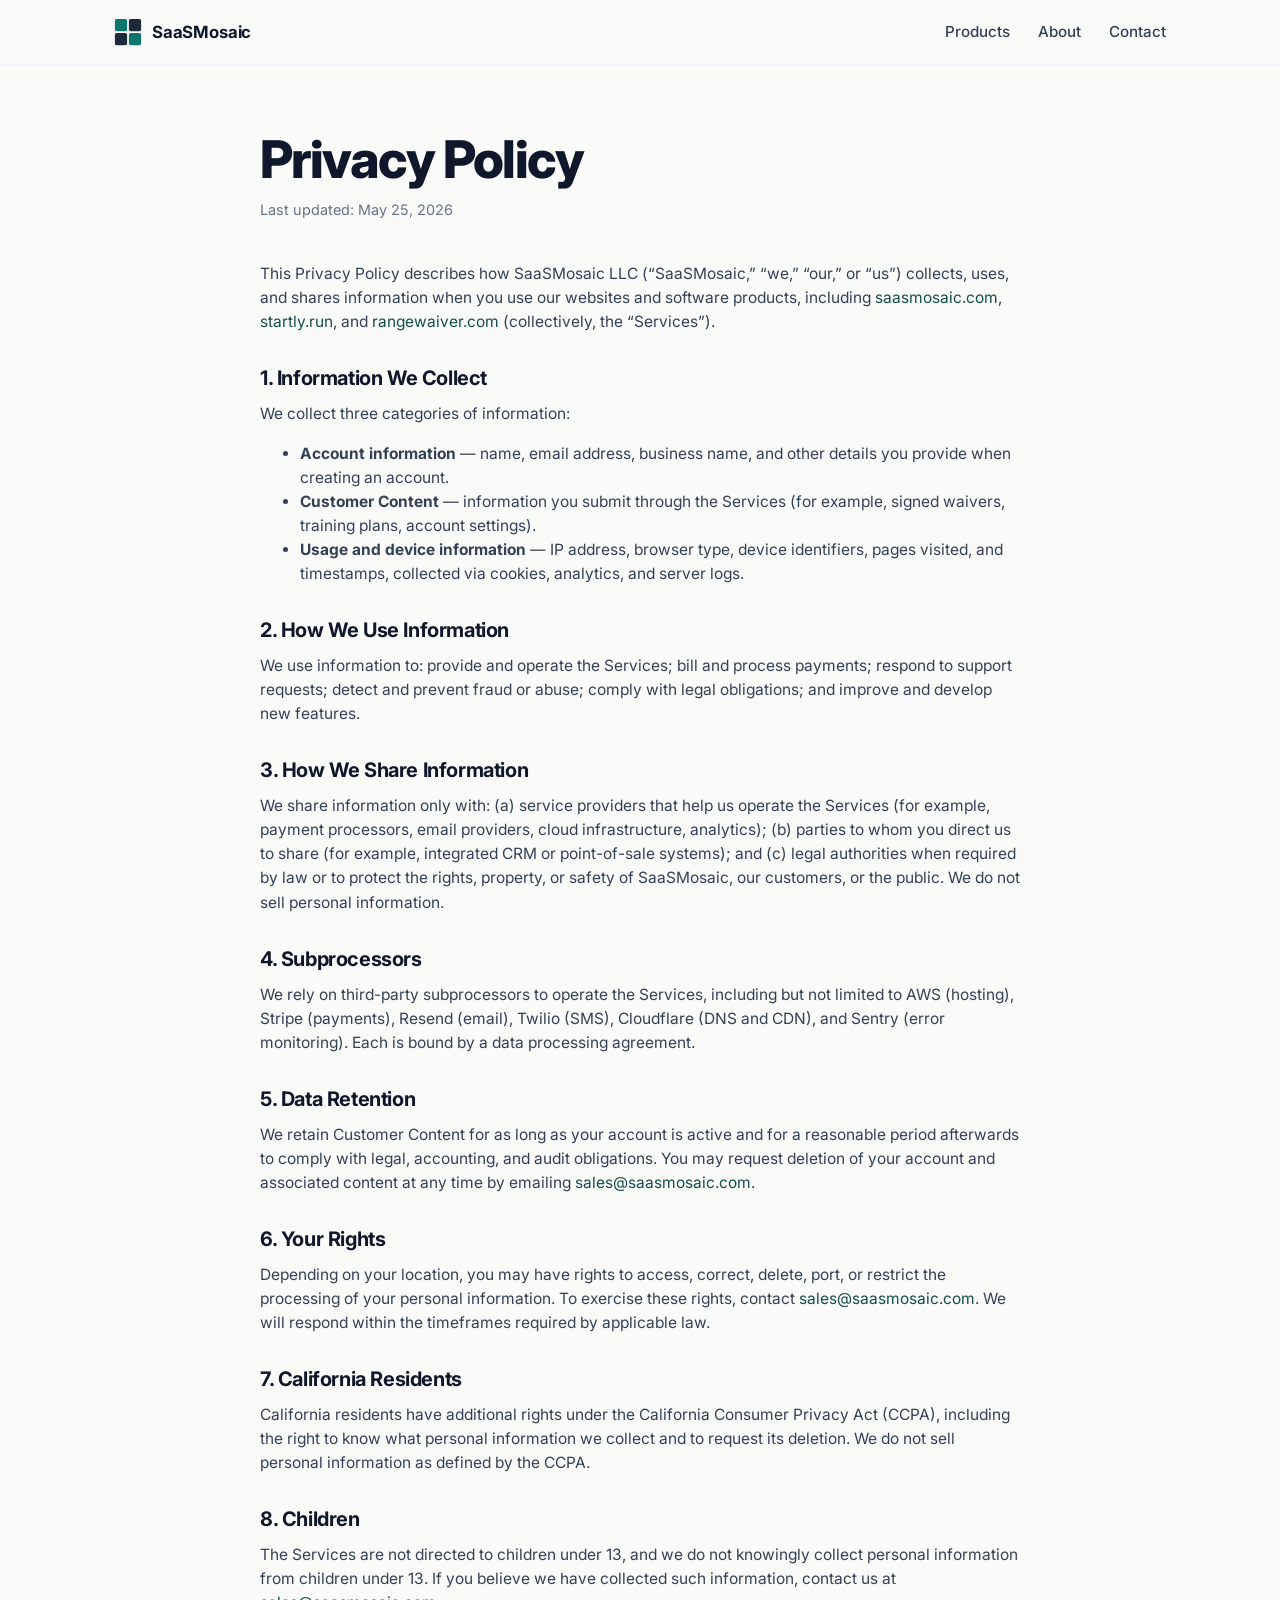
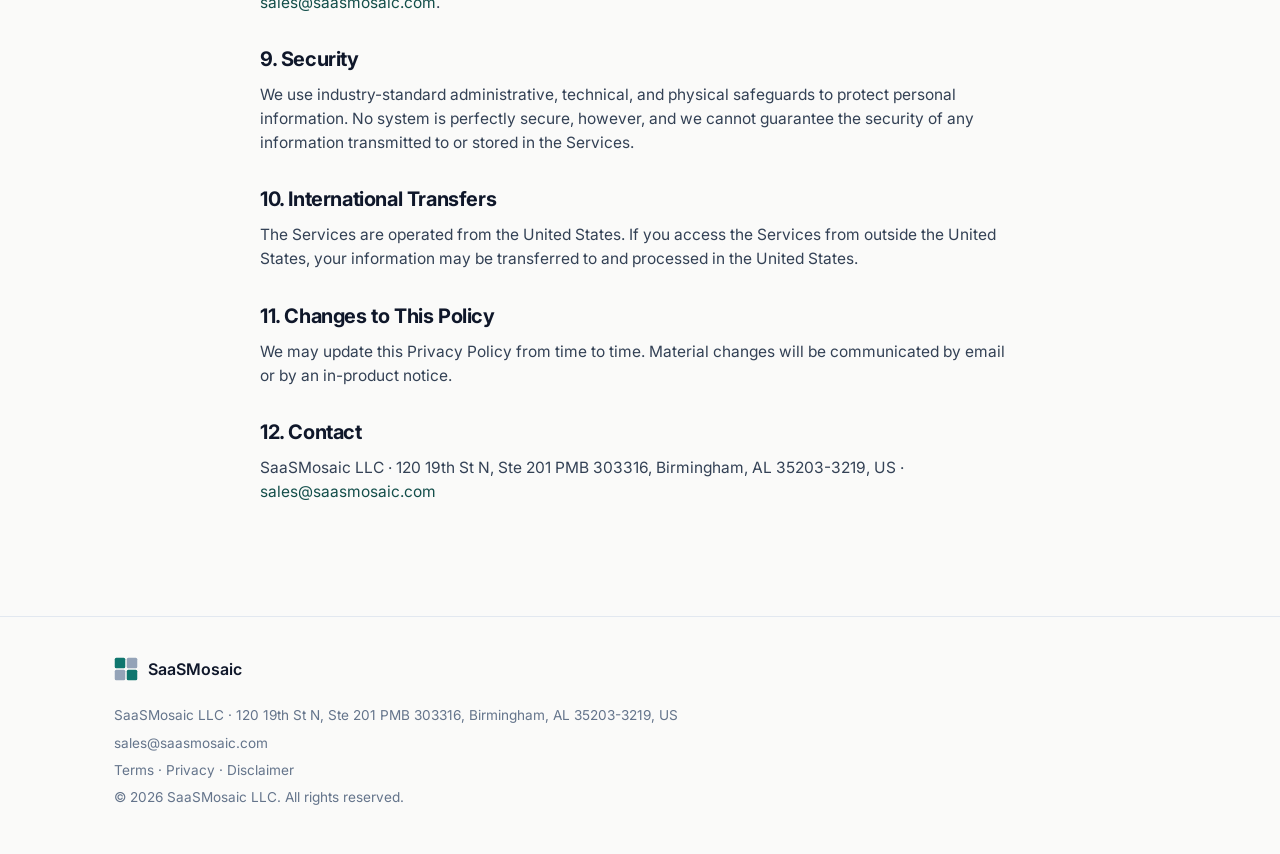
<file: privacy.html>
<!doctype html>
<html lang="en">
<head>
<meta charset="utf-8" />
<meta name="viewport" content="width=device-width,initial-scale=1" />
<title>Privacy Policy | SaaSMosaic</title>
<meta name="description" content="Privacy Policy for SaaSMosaic LLC and its software products." />
<link rel="canonical" href="https://saasmosaic.com/privacy.html" />
<link rel="preconnect" href="https://fonts.googleapis.com" />
<link rel="preconnect" href="https://fonts.gstatic.com" crossorigin />
<link href="https://fonts.googleapis.com/css2?family=Inter:wght@400;500;600;700;800&display=swap" rel="stylesheet" />
<link rel="icon" href="data:image/svg+xml,%3Csvg xmlns='http://www.w3.org/2000/svg' viewBox='0 0 32 32'%3E%3Crect width='14' height='14' x='1' y='1' rx='2' fill='%230f766e'/%3E%3Crect width='14' height='14' x='17' y='1' rx='2' fill='%231e293b'/%3E%3Crect width='14' height='14' x='1' y='17' rx='2' fill='%231e293b'/%3E%3Crect width='14' height='14' x='17' y='17' rx='2' fill='%230f766e'/%3E%3C/svg%3E" />
<link rel="stylesheet" href="styles.css" />
<style>
.legal { padding: 64px 0 96px; max-width: 760px; }
.legal h1 { margin-bottom: 0.5rem; }
.legal .updated { color: var(--muted); font-size: 0.9rem; margin-bottom: 2.5rem; }
.legal h2 { font-size: 1.25rem; margin: 2rem 0 0.75rem; }
.legal p, .legal li { font-size: 0.97rem; color: var(--ink-soft); }
.legal a { color: var(--accent-ink); }
</style>
</head>
<body>

<header class="site-header">
  <div class="container nav">
    <a class="logo" href="/" aria-label="SaaSMosaic home">
      <svg class="logo-mark" viewBox="0 0 32 32" width="28" height="28" aria-hidden="true">
        <rect width="14" height="14" x="1" y="1" rx="2" fill="#0f766e"/>
        <rect width="14" height="14" x="17" y="1" rx="2" fill="#1e293b"/>
        <rect width="14" height="14" x="1" y="17" rx="2" fill="#1e293b"/>
        <rect width="14" height="14" x="17" y="17" rx="2" fill="#0f766e"/>
      </svg>
      <span class="logo-text">SaaSMosaic</span>
    </a>
    <nav class="nav-links" aria-label="Primary">
      <a href="/#products">Products</a>
      <a href="/#about">About</a>
      <a href="/#contact">Contact</a>
    </nav>
  </div>
</header>

<main>
<section class="legal container">

<h1>Privacy Policy</h1>
<p class="updated">Last updated: May 25, 2026</p>

<p>This Privacy Policy describes how SaaSMosaic LLC (&ldquo;SaaSMosaic,&rdquo; &ldquo;we,&rdquo; &ldquo;our,&rdquo; or &ldquo;us&rdquo;) collects, uses, and shares information when you use our websites and software products, including <a href="https://saasmosaic.com">saasmosaic.com</a>, <a href="https://startly.run">startly.run</a>, and <a href="https://rangewaiver.com">rangewaiver.com</a> (collectively, the &ldquo;Services&rdquo;).</p>

<h2>1. Information We Collect</h2>
<p>We collect three categories of information:</p>
<ul>
<li><strong>Account information</strong> &mdash; name, email address, business name, and other details you provide when creating an account.</li>
<li><strong>Customer Content</strong> &mdash; information you submit through the Services (for example, signed waivers, training plans, account settings).</li>
<li><strong>Usage and device information</strong> &mdash; IP address, browser type, device identifiers, pages visited, and timestamps, collected via cookies, analytics, and server logs.</li>
</ul>

<h2>2. How We Use Information</h2>
<p>We use information to: provide and operate the Services; bill and process payments; respond to support requests; detect and prevent fraud or abuse; comply with legal obligations; and improve and develop new features.</p>

<h2>3. How We Share Information</h2>
<p>We share information only with: (a) service providers that help us operate the Services (for example, payment processors, email providers, cloud infrastructure, analytics); (b) parties to whom you direct us to share (for example, integrated CRM or point-of-sale systems); and (c) legal authorities when required by law or to protect the rights, property, or safety of SaaSMosaic, our customers, or the public. We do not sell personal information.</p>

<h2>4. Subprocessors</h2>
<p>We rely on third-party subprocessors to operate the Services, including but not limited to AWS (hosting), Stripe (payments), Resend (email), Twilio (SMS), Cloudflare (DNS and CDN), and Sentry (error monitoring). Each is bound by a data processing agreement.</p>

<h2>5. Data Retention</h2>
<p>We retain Customer Content for as long as your account is active and for a reasonable period afterwards to comply with legal, accounting, and audit obligations. You may request deletion of your account and associated content at any time by emailing <a href="mailto:sales@saasmosaic.com">sales@saasmosaic.com</a>.</p>

<h2>6. Your Rights</h2>
<p>Depending on your location, you may have rights to access, correct, delete, port, or restrict the processing of your personal information. To exercise these rights, contact <a href="mailto:sales@saasmosaic.com">sales@saasmosaic.com</a>. We will respond within the timeframes required by applicable law.</p>

<h2>7. California Residents</h2>
<p>California residents have additional rights under the California Consumer Privacy Act (CCPA), including the right to know what personal information we collect and to request its deletion. We do not sell personal information as defined by the CCPA.</p>

<h2>8. Children</h2>
<p>The Services are not directed to children under 13, and we do not knowingly collect personal information from children under 13. If you believe we have collected such information, contact us at <a href="mailto:sales@saasmosaic.com">sales@saasmosaic.com</a>.</p>

<h2>9. Security</h2>
<p>We use industry-standard administrative, technical, and physical safeguards to protect personal information. No system is perfectly secure, however, and we cannot guarantee the security of any information transmitted to or stored in the Services.</p>

<h2>10. International Transfers</h2>
<p>The Services are operated from the United States. If you access the Services from outside the United States, your information may be transferred to and processed in the United States.</p>

<h2>11. Changes to This Policy</h2>
<p>We may update this Privacy Policy from time to time. Material changes will be communicated by email or by an in-product notice.</p>

<h2>12. Contact</h2>
<p>SaaSMosaic LLC &middot; 120 19th St N, Ste 201 PMB 303316, Birmingham, AL 35203-3219, US &middot; <a href="mailto:sales@saasmosaic.com">sales@saasmosaic.com</a></p>

</section>
</main>

<footer class="site-footer">
  <div class="container footer-inner">
    <div class="footer-brand">
      <svg class="logo-mark" viewBox="0 0 32 32" width="24" height="24" aria-hidden="true">
        <rect width="14" height="14" x="1" y="1" rx="2" fill="#0f766e"/>
        <rect width="14" height="14" x="17" y="1" rx="2" fill="#94a3b8"/>
        <rect width="14" height="14" x="1" y="17" rx="2" fill="#94a3b8"/>
        <rect width="14" height="14" x="17" y="17" rx="2" fill="#0f766e"/>
      </svg>
      <span>SaaSMosaic</span>
    </div>
    <div class="footer-meta">
      <p>SaaSMosaic LLC &middot; 120 19th St N, Ste 201 PMB 303316, Birmingham, AL 35203-3219, US</p>
      <p><a href="mailto:sales@saasmosaic.com">sales@saasmosaic.com</a></p>
      <p><a href="/terms.html">Terms</a> &middot; <a href="/privacy.html">Privacy</a> &middot; <a href="/disclaimer.html">Disclaimer</a></p>
      <p>&copy; 2026 SaaSMosaic LLC. All rights reserved.</p>
    </div>
  </div>
</footer>

</body>
</html>
</file>
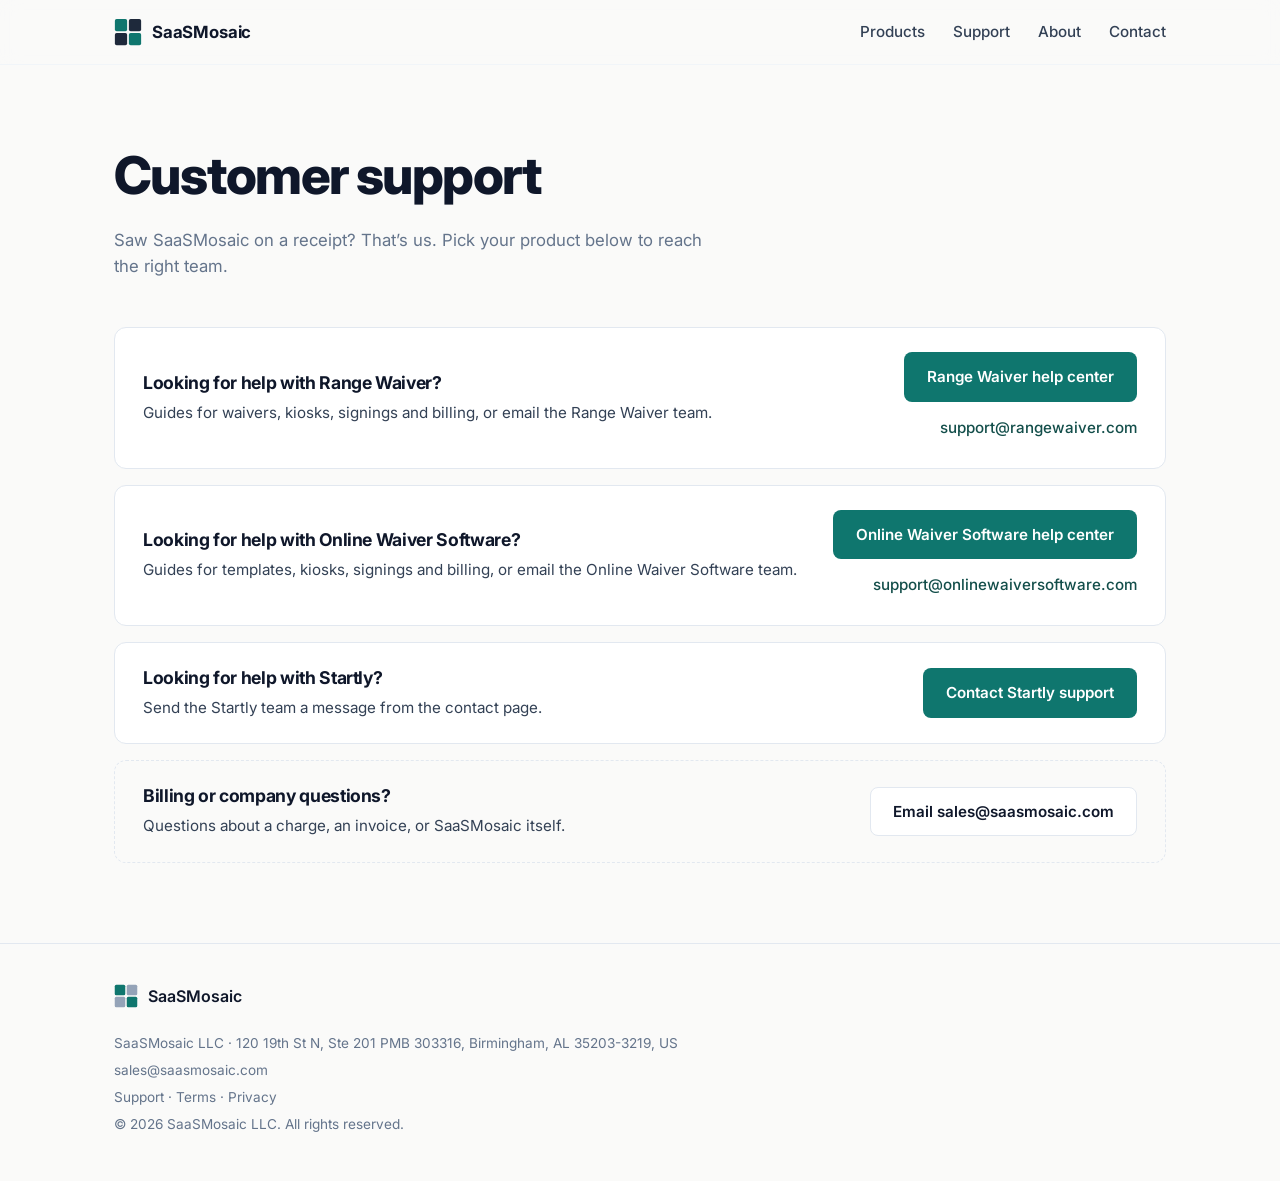
<file: support.html>
<!doctype html>
<html lang="en">
<head>
<meta charset="utf-8" />
<meta name="viewport" content="width=device-width,initial-scale=1" />
<title>Customer Support | SaaSMosaic</title>
<meta name="description" content="Get help with Range Waiver, Online Waiver Software or Startly, or reach SaaSMosaic about billing and company questions." />
<meta name="robots" content="index,follow" />
<link rel="canonical" href="https://saasmosaic.com/support.html" />
<meta property="og:title" content="Customer Support | SaaSMosaic" />
<meta property="og:description" content="Get help with Range Waiver, Online Waiver Software or Startly." />
<meta property="og:type" content="website" />
<meta property="og:url" content="https://saasmosaic.com/support.html" />
<link rel="preconnect" href="https://fonts.googleapis.com" />
<link rel="preconnect" href="https://fonts.gstatic.com" crossorigin />
<link href="https://fonts.googleapis.com/css2?family=Inter:wght@400;500;600;700;800&display=swap" rel="stylesheet" />
<link rel="icon" href="data:image/svg+xml,%3Csvg xmlns='http://www.w3.org/2000/svg' viewBox='0 0 32 32'%3E%3Crect width='14' height='14' x='1' y='1' rx='2' fill='%230f766e'/%3E%3Crect width='14' height='14' x='17' y='1' rx='2' fill='%231e293b'/%3E%3Crect width='14' height='14' x='1' y='17' rx='2' fill='%231e293b'/%3E%3Crect width='14' height='14' x='17' y='17' rx='2' fill='%230f766e'/%3E%3C/svg%3E" />
<link rel="stylesheet" href="styles.css" />
</head>
<body>

<header class="site-header">
  <div class="container nav">
    <a class="logo" href="/" aria-label="SaaSMosaic home">
      <svg class="logo-mark" viewBox="0 0 32 32" width="28" height="28" aria-hidden="true">
        <rect width="14" height="14" x="1" y="1" rx="2" fill="#0f766e"/>
        <rect width="14" height="14" x="17" y="1" rx="2" fill="#1e293b"/>
        <rect width="14" height="14" x="1" y="17" rx="2" fill="#1e293b"/>
        <rect width="14" height="14" x="17" y="17" rx="2" fill="#0f766e"/>
      </svg>
      <span class="logo-text">SaaSMosaic</span>
    </a>
    <nav class="nav-links" aria-label="Primary">
      <a href="/#products">Products</a>
      <a href="/support.html" aria-current="page">Support</a>
      <a class="nav-optional" href="/#about">About</a>
      <a href="/#contact">Contact</a>
    </nav>
  </div>
</header>

<main>

  <section id="support" class="support">
    <div class="container">
      <h1>Customer support</h1>
      <p class="section-lede">
        Saw SaaSMosaic on a receipt? That&rsquo;s us. Pick your product below to reach the right team.
      </p>
      <ul class="support-list">
        <li class="support-row">
          <div class="support-text">
            <h3>Looking for help with Range Waiver?</h3>
            <p>Guides for waivers, kiosks, signings and billing, or email the Range Waiver team.</p>
          </div>
          <div class="support-actions">
            <a class="btn btn-primary" href="https://app.rangewaiver.com/help" rel="noopener">Range Waiver help center</a>
            <a class="support-email" href="mailto:support@rangewaiver.com">support@rangewaiver.com</a>
          </div>
        </li>
        <li class="support-row">
          <div class="support-text">
            <h3>Looking for help with Online Waiver Software?</h3>
            <p>Guides for templates, kiosks, signings and billing, or email the Online Waiver Software team.</p>
          </div>
          <div class="support-actions">
            <a class="btn btn-primary" href="https://app.onlinewaiversoftware.com/help" rel="noopener">Online Waiver Software help center</a>
            <a class="support-email" href="mailto:support@onlinewaiversoftware.com">support@onlinewaiversoftware.com</a>
          </div>
        </li>
        <li class="support-row">
          <div class="support-text">
            <h3>Looking for help with Startly?</h3>
            <p>Send the Startly team a message from the contact page.</p>
          </div>
          <div class="support-actions">
            <a class="btn btn-primary" href="https://startly.run/contact.html" rel="noopener">Contact Startly support</a>
          </div>
        </li>
        <li class="support-row support-row--general">
          <div class="support-text">
            <h3>Billing or company questions?</h3>
            <p>Questions about a charge, an invoice, or SaaSMosaic itself.</p>
          </div>
          <div class="support-actions">
            <a class="btn btn-secondary" href="mailto:sales@saasmosaic.com">Email sales@saasmosaic.com</a>
          </div>
        </li>
      </ul>
    </div>
  </section>

</main>

<footer class="site-footer">
  <div class="container footer-inner">
    <div class="footer-brand">
      <svg class="logo-mark" viewBox="0 0 32 32" width="24" height="24" aria-hidden="true">
        <rect width="14" height="14" x="1" y="1" rx="2" fill="#0f766e"/>
        <rect width="14" height="14" x="17" y="1" rx="2" fill="#94a3b8"/>
        <rect width="14" height="14" x="1" y="17" rx="2" fill="#94a3b8"/>
        <rect width="14" height="14" x="17" y="17" rx="2" fill="#0f766e"/>
      </svg>
      <span>SaaSMosaic</span>
    </div>
    <div class="footer-meta">
      <p>SaaSMosaic LLC &middot; 120 19th St N, Ste 201 PMB 303316, Birmingham, AL 35203-3219, US</p>
      <p><a href="mailto:sales@saasmosaic.com">sales@saasmosaic.com</a></p>
      <p><a href="/support.html">Support</a> &middot; <a href="/terms.html">Terms</a> &middot; <a href="/privacy.html">Privacy</a></p>
      <p>&copy; 2026 SaaSMosaic LLC. All rights reserved.</p>
    </div>
  </div>
</footer>

</body>
</html>
</file>
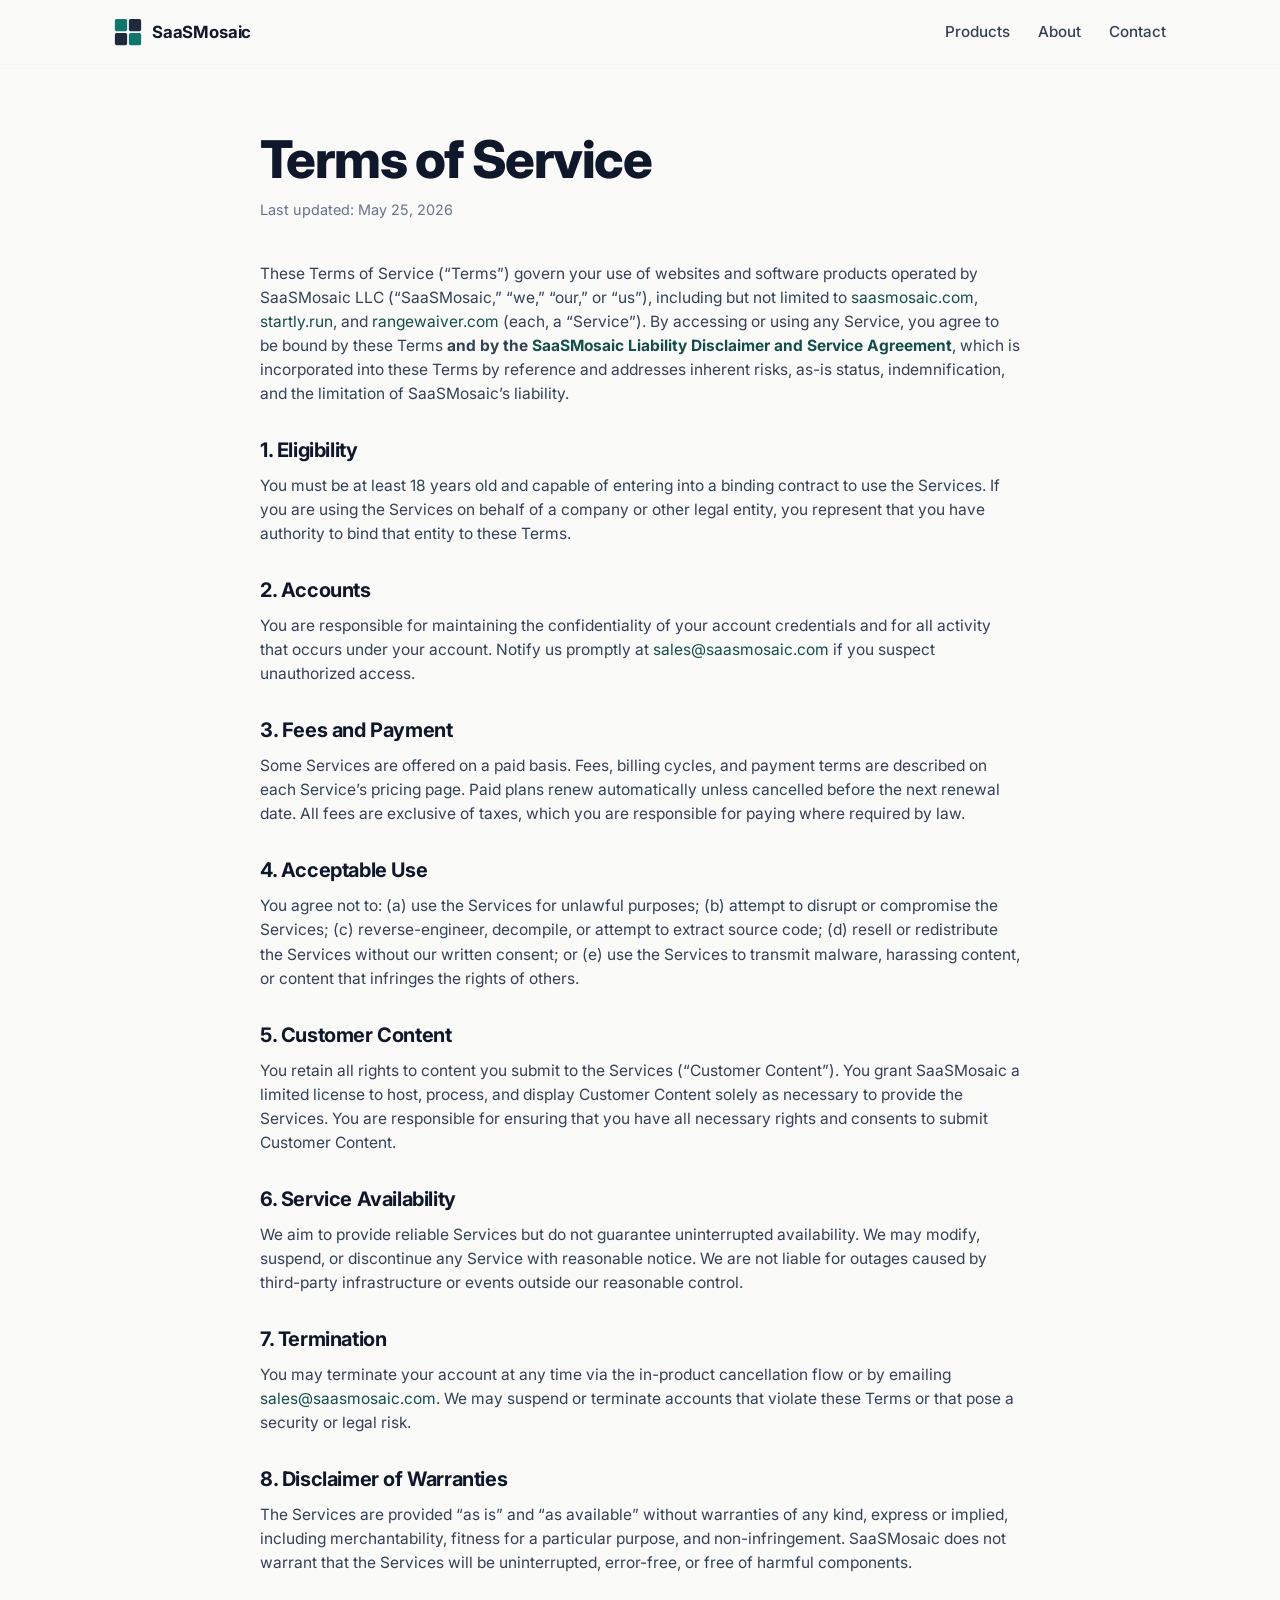
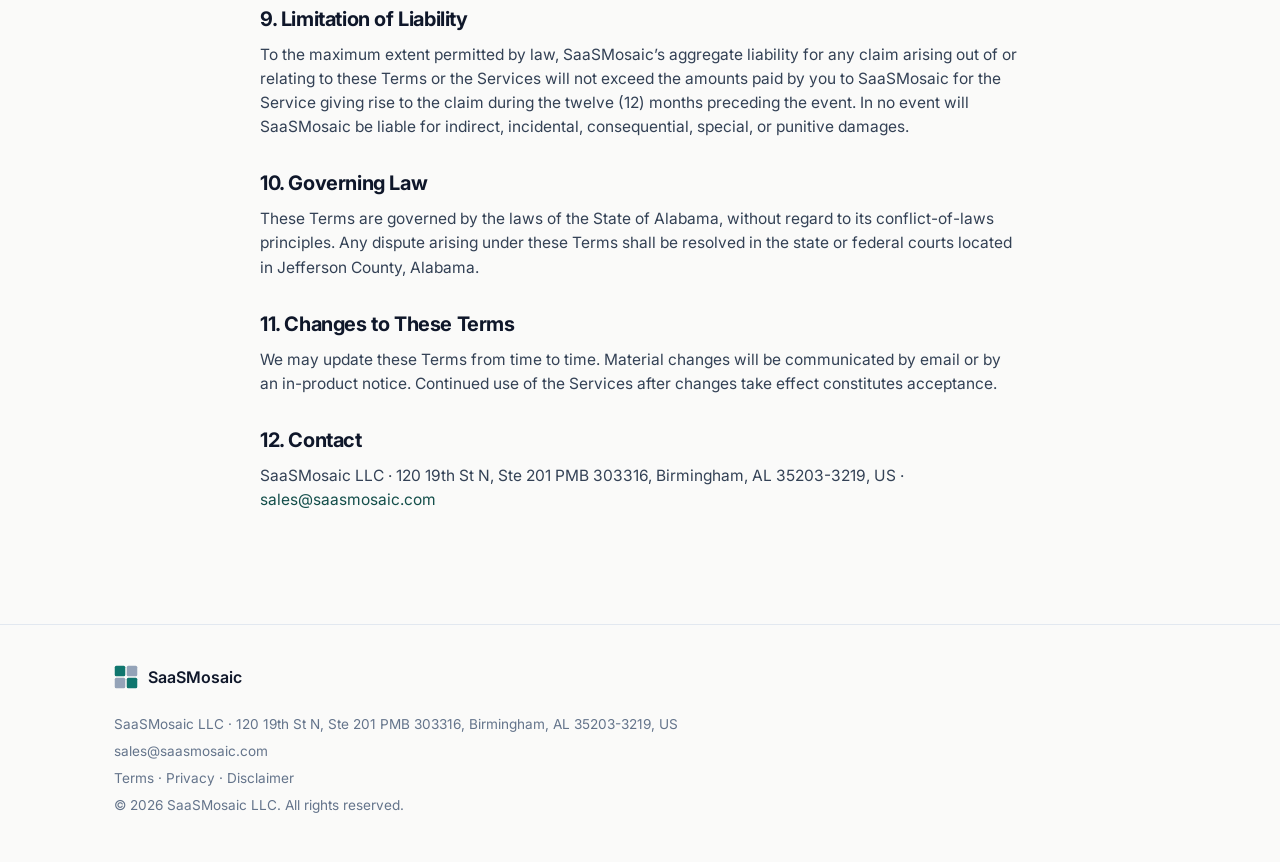
<file: terms.html>
<!doctype html>
<html lang="en">
<head>
<meta charset="utf-8" />
<meta name="viewport" content="width=device-width,initial-scale=1" />
<title>Terms of Service | SaaSMosaic</title>
<meta name="description" content="Terms of Service for SaaSMosaic LLC and its software products." />
<link rel="canonical" href="https://saasmosaic.com/terms.html" />
<link rel="preconnect" href="https://fonts.googleapis.com" />
<link rel="preconnect" href="https://fonts.gstatic.com" crossorigin />
<link href="https://fonts.googleapis.com/css2?family=Inter:wght@400;500;600;700;800&display=swap" rel="stylesheet" />
<link rel="icon" href="data:image/svg+xml,%3Csvg xmlns='http://www.w3.org/2000/svg' viewBox='0 0 32 32'%3E%3Crect width='14' height='14' x='1' y='1' rx='2' fill='%230f766e'/%3E%3Crect width='14' height='14' x='17' y='1' rx='2' fill='%231e293b'/%3E%3Crect width='14' height='14' x='1' y='17' rx='2' fill='%231e293b'/%3E%3Crect width='14' height='14' x='17' y='17' rx='2' fill='%230f766e'/%3E%3C/svg%3E" />
<link rel="stylesheet" href="styles.css" />
<style>
.legal { padding: 64px 0 96px; max-width: 760px; }
.legal h1 { margin-bottom: 0.5rem; }
.legal .updated { color: var(--muted); font-size: 0.9rem; margin-bottom: 2.5rem; }
.legal h2 { font-size: 1.25rem; margin: 2rem 0 0.75rem; }
.legal p, .legal li { font-size: 0.97rem; color: var(--ink-soft); }
.legal a { color: var(--accent-ink); }
</style>
</head>
<body>

<header class="site-header">
  <div class="container nav">
    <a class="logo" href="/" aria-label="SaaSMosaic home">
      <svg class="logo-mark" viewBox="0 0 32 32" width="28" height="28" aria-hidden="true">
        <rect width="14" height="14" x="1" y="1" rx="2" fill="#0f766e"/>
        <rect width="14" height="14" x="17" y="1" rx="2" fill="#1e293b"/>
        <rect width="14" height="14" x="1" y="17" rx="2" fill="#1e293b"/>
        <rect width="14" height="14" x="17" y="17" rx="2" fill="#0f766e"/>
      </svg>
      <span class="logo-text">SaaSMosaic</span>
    </a>
    <nav class="nav-links" aria-label="Primary">
      <a href="/#products">Products</a>
      <a href="/#about">About</a>
      <a href="/#contact">Contact</a>
    </nav>
  </div>
</header>

<main>
<section class="legal container">

<h1>Terms of Service</h1>
<p class="updated">Last updated: May 25, 2026</p>

<p>These Terms of Service (&ldquo;Terms&rdquo;) govern your use of websites and software products operated by SaaSMosaic LLC (&ldquo;SaaSMosaic,&rdquo; &ldquo;we,&rdquo; &ldquo;our,&rdquo; or &ldquo;us&rdquo;), including but not limited to <a href="https://saasmosaic.com">saasmosaic.com</a>, <a href="https://startly.run">startly.run</a>, and <a href="https://rangewaiver.com">rangewaiver.com</a> (each, a &ldquo;Service&rdquo;). By accessing or using any Service, you agree to be bound by these Terms <strong>and by the <a href="/disclaimer.html">SaaSMosaic Liability Disclaimer and Service Agreement</a></strong>, which is incorporated into these Terms by reference and addresses inherent risks, as-is status, indemnification, and the limitation of SaaSMosaic&rsquo;s liability.</p>

<h2>1. Eligibility</h2>
<p>You must be at least 18 years old and capable of entering into a binding contract to use the Services. If you are using the Services on behalf of a company or other legal entity, you represent that you have authority to bind that entity to these Terms.</p>

<h2>2. Accounts</h2>
<p>You are responsible for maintaining the confidentiality of your account credentials and for all activity that occurs under your account. Notify us promptly at <a href="mailto:sales@saasmosaic.com">sales@saasmosaic.com</a> if you suspect unauthorized access.</p>

<h2>3. Fees and Payment</h2>
<p>Some Services are offered on a paid basis. Fees, billing cycles, and payment terms are described on each Service&rsquo;s pricing page. Paid plans renew automatically unless cancelled before the next renewal date. All fees are exclusive of taxes, which you are responsible for paying where required by law.</p>

<h2>4. Acceptable Use</h2>
<p>You agree not to: (a) use the Services for unlawful purposes; (b) attempt to disrupt or compromise the Services; (c) reverse-engineer, decompile, or attempt to extract source code; (d) resell or redistribute the Services without our written consent; or (e) use the Services to transmit malware, harassing content, or content that infringes the rights of others.</p>

<h2>5. Customer Content</h2>
<p>You retain all rights to content you submit to the Services (&ldquo;Customer Content&rdquo;). You grant SaaSMosaic a limited license to host, process, and display Customer Content solely as necessary to provide the Services. You are responsible for ensuring that you have all necessary rights and consents to submit Customer Content.</p>

<h2>6. Service Availability</h2>
<p>We aim to provide reliable Services but do not guarantee uninterrupted availability. We may modify, suspend, or discontinue any Service with reasonable notice. We are not liable for outages caused by third-party infrastructure or events outside our reasonable control.</p>

<h2>7. Termination</h2>
<p>You may terminate your account at any time via the in-product cancellation flow or by emailing <a href="mailto:sales@saasmosaic.com">sales@saasmosaic.com</a>. We may suspend or terminate accounts that violate these Terms or that pose a security or legal risk.</p>

<h2>8. Disclaimer of Warranties</h2>
<p>The Services are provided &ldquo;as is&rdquo; and &ldquo;as available&rdquo; without warranties of any kind, express or implied, including merchantability, fitness for a particular purpose, and non-infringement. SaaSMosaic does not warrant that the Services will be uninterrupted, error-free, or free of harmful components.</p>

<h2>9. Limitation of Liability</h2>
<p>To the maximum extent permitted by law, SaaSMosaic&rsquo;s aggregate liability for any claim arising out of or relating to these Terms or the Services will not exceed the amounts paid by you to SaaSMosaic for the Service giving rise to the claim during the twelve (12) months preceding the event. In no event will SaaSMosaic be liable for indirect, incidental, consequential, special, or punitive damages.</p>

<h2>10. Governing Law</h2>
<p>These Terms are governed by the laws of the State of Alabama, without regard to its conflict-of-laws principles. Any dispute arising under these Terms shall be resolved in the state or federal courts located in Jefferson County, Alabama.</p>

<h2>11. Changes to These Terms</h2>
<p>We may update these Terms from time to time. Material changes will be communicated by email or by an in-product notice. Continued use of the Services after changes take effect constitutes acceptance.</p>

<h2>12. Contact</h2>
<p>SaaSMosaic LLC &middot; 120 19th St N, Ste 201 PMB 303316, Birmingham, AL 35203-3219, US &middot; <a href="mailto:sales@saasmosaic.com">sales@saasmosaic.com</a></p>

</section>
</main>

<footer class="site-footer">
  <div class="container footer-inner">
    <div class="footer-brand">
      <svg class="logo-mark" viewBox="0 0 32 32" width="24" height="24" aria-hidden="true">
        <rect width="14" height="14" x="1" y="1" rx="2" fill="#0f766e"/>
        <rect width="14" height="14" x="17" y="1" rx="2" fill="#94a3b8"/>
        <rect width="14" height="14" x="1" y="17" rx="2" fill="#94a3b8"/>
        <rect width="14" height="14" x="17" y="17" rx="2" fill="#0f766e"/>
      </svg>
      <span>SaaSMosaic</span>
    </div>
    <div class="footer-meta">
      <p>SaaSMosaic LLC &middot; 120 19th St N, Ste 201 PMB 303316, Birmingham, AL 35203-3219, US</p>
      <p><a href="mailto:sales@saasmosaic.com">sales@saasmosaic.com</a></p>
      <p><a href="/terms.html">Terms</a> &middot; <a href="/privacy.html">Privacy</a> &middot; <a href="/disclaimer.html">Disclaimer</a></p>
      <p>&copy; 2026 SaaSMosaic LLC. All rights reserved.</p>
    </div>
  </div>
</footer>

</body>
</html>
</file>
<file: styles.css>
:root {
  --bg: #fafaf9;
  --bg-elevated: #ffffff;
  --ink: #0f172a;
  --ink-soft: #334155;
  --muted: #64748b;
  --line: #e2e8f0;
  --line-soft: #f1f5f9;
  --accent: #0f766e;
  --accent-ink: #134e4a;
  --accent-soft: #ccfbf1;
  --radius: 12px;
  --radius-lg: 16px;
  --shadow-sm: 0 1px 2px rgba(15, 23, 42, 0.04), 0 1px 3px rgba(15, 23, 42, 0.04);
  --shadow-md: 0 4px 6px -1px rgba(15, 23, 42, 0.06), 0 2px 4px -2px rgba(15, 23, 42, 0.05);
  --max: 1100px;
}

* {
  box-sizing: border-box;
}

html, body {
  margin: 0;
  padding: 0;
}

html {
  scroll-behavior: smooth;
}

body {
  font-family: 'Inter', system-ui, -apple-system, sans-serif;
  background: var(--bg);
  color: var(--ink);
  line-height: 1.55;
  -webkit-font-smoothing: antialiased;
  -moz-osx-font-smoothing: grayscale;
}

.container {
  max-width: var(--max);
  margin: 0 auto;
  padding: 0 24px;
}

a {
  color: var(--accent-ink);
  text-decoration: none;
}

a:hover {
  text-decoration: underline;
}

h1, h2, h3 {
  font-weight: 700;
  letter-spacing: -0.02em;
  color: var(--ink);
  line-height: 1.2;
  margin: 0;
}

h1 {
  font-size: clamp(2rem, 5vw, 3.25rem);
  font-weight: 800;
  letter-spacing: -0.03em;
  margin-bottom: 1.25rem;
}

h2 {
  font-size: clamp(1.6rem, 3vw, 2.25rem);
  margin-bottom: 0.75rem;
}

h3 {
  font-size: 1.25rem;
  margin-bottom: 0.5rem;
}

p {
  margin: 0 0 1rem;
  color: var(--ink-soft);
}

/* ---------- Header ---------- */

.site-header {
  border-bottom: 1px solid var(--line-soft);
  background: var(--bg);
  position: sticky;
  top: 0;
  z-index: 10;
  backdrop-filter: saturate(180%) blur(10px);
  background: rgba(250, 250, 249, 0.85);
}

.nav {
  display: flex;
  align-items: center;
  justify-content: space-between;
  height: 64px;
}

.logo {
  display: flex;
  align-items: center;
  gap: 10px;
  text-decoration: none;
  color: var(--ink);
}

.logo:hover {
  text-decoration: none;
}

.logo-text {
  font-weight: 700;
  letter-spacing: -0.01em;
  font-size: 1.05rem;
}

.nav-links {
  display: flex;
  gap: 28px;
}

.nav-links a {
  color: var(--ink-soft);
  font-size: 0.95rem;
  font-weight: 500;
}

.nav-links a:hover {
  color: var(--accent-ink);
  text-decoration: none;
}

/* ---------- Hero ---------- */

.hero {
  padding: 96px 0 80px;
  background: linear-gradient(180deg, var(--bg) 0%, var(--bg-elevated) 100%);
}

.eyebrow {
  text-transform: uppercase;
  letter-spacing: 0.12em;
  font-size: 0.78rem;
  font-weight: 600;
  color: var(--accent-ink);
  margin-bottom: 1rem;
}

.lede {
  font-size: clamp(1.05rem, 1.3vw, 1.2rem);
  color: var(--ink-soft);
  max-width: 640px;
  margin-bottom: 2rem;
}

.hero-cta {
  display: flex;
  gap: 12px;
  flex-wrap: wrap;
}

.btn {
  display: inline-flex;
  align-items: center;
  justify-content: center;
  padding: 12px 22px;
  border-radius: 8px;
  font-weight: 600;
  font-size: 0.95rem;
  transition: all 0.15s ease;
  border: 1px solid transparent;
  text-decoration: none;
}

.btn:hover {
  text-decoration: none;
}

.btn-primary {
  background: var(--accent);
  color: white;
}

.btn-primary:hover {
  background: var(--accent-ink);
}

.btn-secondary {
  background: var(--bg-elevated);
  color: var(--ink);
  border-color: var(--line);
}

.btn-secondary:hover {
  border-color: var(--ink-soft);
}

/* ---------- Section common ---------- */

section {
  padding: 80px 0;
}

.section-lede {
  font-size: 1.05rem;
  color: var(--muted);
  max-width: 600px;
  margin-bottom: 3rem;
}

/* ---------- Products ---------- */

.products {
  background: var(--bg-elevated);
  border-top: 1px solid var(--line-soft);
  border-bottom: 1px solid var(--line-soft);
}

.product-grid {
  display: grid;
  grid-template-columns: 1fr;
  gap: 24px;
}

.product-card {
  background: var(--bg);
  border: 1px solid var(--line);
  border-radius: var(--radius-lg);
  padding: 32px;
  transition: all 0.18s ease;
  display: flex;
  flex-direction: column;
}

.product-card:hover {
  border-color: var(--accent);
  box-shadow: var(--shadow-md);
  transform: translateY(-2px);
}

.product-header {
  margin-bottom: 1rem;
}

.product-tag {
  display: inline-block;
  background: var(--accent-soft);
  color: var(--accent-ink);
  font-size: 0.72rem;
  font-weight: 600;
  letter-spacing: 0.05em;
  text-transform: uppercase;
  padding: 4px 10px;
  border-radius: 4px;
  margin-bottom: 0.75rem;
}

.product-card h3 {
  font-size: 1.5rem;
  font-weight: 700;
}

.product-blurb {
  color: var(--ink-soft);
  margin-bottom: 1.25rem;
}

.product-features {
  list-style: none;
  padding: 0;
  margin: 0 0 1.5rem;
  flex-grow: 1;
}

.product-features li {
  position: relative;
  padding-left: 22px;
  color: var(--ink-soft);
  font-size: 0.95rem;
  margin-bottom: 0.5rem;
}

.product-features li::before {
  content: "";
  position: absolute;
  left: 0;
  top: 0.5em;
  width: 6px;
  height: 6px;
  border-radius: 50%;
  background: var(--accent);
}

.product-link {
  display: inline-flex;
  align-items: center;
  gap: 6px;
  font-weight: 600;
  color: var(--accent-ink);
  font-size: 0.95rem;
  margin-top: auto;
}

.product-link:hover {
  gap: 9px;
  text-decoration: none;
}

/* ---------- About ---------- */

.about-grid {
  display: grid;
  grid-template-columns: repeat(auto-fit, minmax(280px, 1fr));
  gap: 32px 48px;
  margin-top: 2rem;
}

.about-grid h3 {
  margin-bottom: 0.75rem;
  color: var(--ink);
  font-size: 1.1rem;
}

.about-grid p {
  font-size: 0.97rem;
  margin: 0;
}

/* ---------- Contact ---------- */

.contact {
  background: var(--bg-elevated);
  border-top: 1px solid var(--line-soft);
  text-align: center;
}

.contact h2 {
  margin-bottom: 1rem;
}

.contact-email {
  display: inline-block;
  font-size: clamp(1.2rem, 2vw, 1.5rem);
  font-weight: 600;
  color: var(--accent-ink);
  padding: 14px 28px;
  border: 1px solid var(--line);
  border-radius: 10px;
  background: var(--bg);
  transition: all 0.15s ease;
}

.contact-email:hover {
  border-color: var(--accent);
  text-decoration: none;
}

.contact-phone {
  margin-top: 1.25rem;
  font-size: 1rem;
  color: var(--muted);
}

.contact-phone a {
  color: var(--ink-soft);
  font-weight: 500;
}

/* ---------- Flagship product ---------- */

.product-card--flagship {
  grid-column: 1 / -1;
  border-color: var(--accent);
  border-width: 2px;
  background: linear-gradient(180deg, var(--bg-elevated) 0%, var(--bg) 100%);
}

.product-flag {
  display: inline-block;
  background: var(--accent);
  color: #ffffff;
  font-size: 0.72rem;
  font-weight: 700;
  letter-spacing: 0.05em;
  text-transform: uppercase;
  padding: 4px 10px;
  border-radius: 4px;
  margin: 0 6px 0.75rem 0;
}

.product-card--flagship h3 {
  font-size: clamp(1.75rem, 3vw, 2.25rem);
}

.product-pitch {
  font-size: clamp(1.05rem, 1.5vw, 1.25rem);
  font-weight: 600;
  color: var(--ink);
  margin-bottom: 1rem;
}

@media (min-width: 768px) {
  .product-grid {
    grid-template-columns: repeat(2, 1fr);
  }

  .product-flagship-body {
    display: grid;
    grid-template-columns: 1.2fr 1fr;
    gap: 32px;
  }
}

/* ---------- Support ---------- */

.support {
  background: var(--bg);
}

.support-list {
  list-style: none;
  padding: 0;
  margin: 0;
  display: grid;
  gap: 16px;
}

.support-row {
  background: var(--bg-elevated);
  border: 1px solid var(--line);
  border-radius: var(--radius);
  padding: 20px;
  display: flex;
  flex-direction: column;
  gap: 16px;
}

.support-row--general {
  background: transparent;
  border-style: dashed;
}

.support-text h3 {
  font-size: 1.1rem;
}

.support-text p {
  margin: 0;
  font-size: 0.95rem;
}

.support-actions {
  display: flex;
  flex-direction: column;
  align-items: flex-start;
  gap: 10px;
  min-width: 0;
}

.support-actions .btn {
  min-height: 44px;
  max-width: 100%;
  text-align: center;
}

.support-email {
  font-weight: 500;
  font-size: 0.95rem;
  overflow-wrap: anywhere;
  padding: 4px 0;
}

@media (min-width: 768px) {
  .support-row {
    flex-direction: row;
    align-items: center;
    justify-content: space-between;
    gap: 32px;
    padding: 24px 28px;
  }

  .support-actions {
    align-items: flex-end;
    flex-shrink: 0;
  }
}

/* ---------- Footer ---------- */

.site-footer {
  background: var(--bg);
  border-top: 1px solid var(--line);
  padding: 40px 0;
}

.footer-inner {
  display: flex;
  flex-direction: column;
  gap: 24px;
}

.footer-brand {
  display: flex;
  align-items: center;
  gap: 10px;
  font-weight: 600;
  color: var(--ink);
}

.footer-meta {
  font-size: 0.85rem;
  color: var(--muted);
}

.footer-meta p {
  margin: 0 0 6px;
  color: var(--muted);
}

.footer-meta a {
  color: var(--muted);
}

.footer-meta a:hover {
  color: var(--accent-ink);
}

@media (max-width: 640px) {
  .nav-links {
    gap: 16px;
  }

  .nav-links a {
    font-size: 0.85rem;
  }

  .hero {
    padding: 64px 0 48px;
  }

  section {
    padding: 56px 0;
  }

  .product-card {
    padding: 24px;
  }
}

@media (max-width: 479px) {
  .nav-optional {
    display: none;
  }

  .nav {
    gap: 16px;
  }

  .nav-links {
    gap: 14px;
  }
}
</file>
